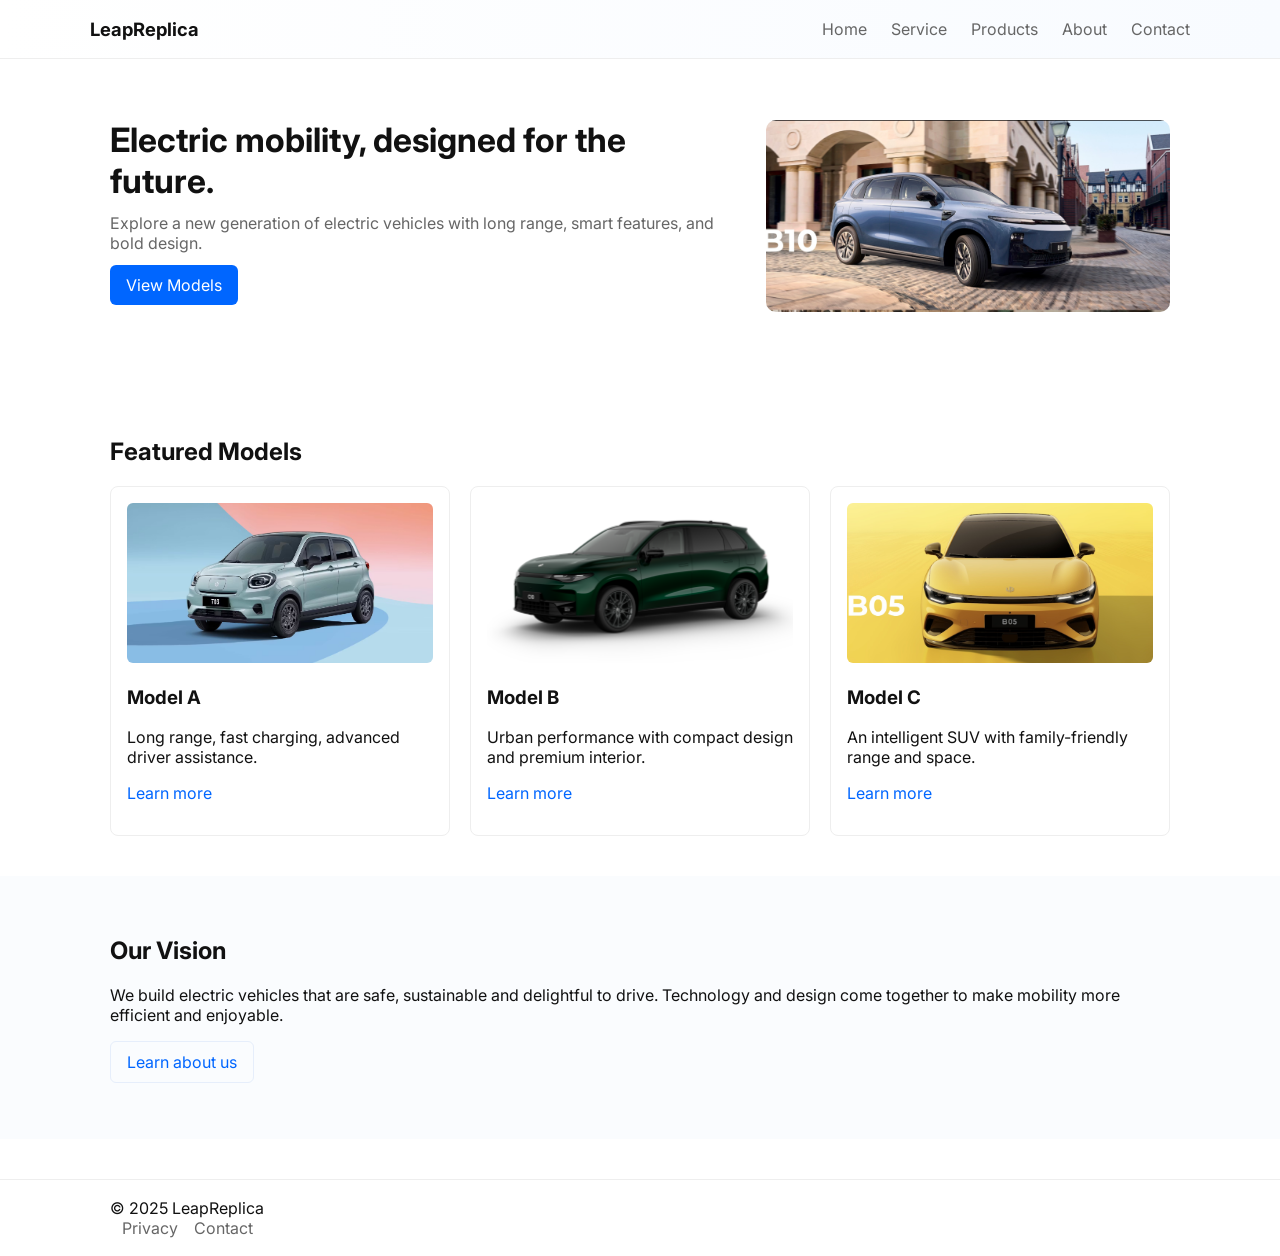
<file: index.html>
<!doctype html>
<html lang="en">
<head>
  <meta charset="utf-8" />
  <meta name="viewport" content="width=device-width,initial-scale=1,maximun-scale=1.0" />
  <title>LeapReplica - Electric Vehicles</title>
  <link rel="stylesheet" href="css/style.css" />
  <link rel="preconnect" href="https://fonts.googleapis.com">
  <link rel="preconnect" href="https://fonts.gstatic.com" crossorigin>
  <link href="https://fonts.googleapis.com/css2?family=Inter:wght@300;400;600;700&display=swap" rel="stylesheet">
</head>
<body>
  <header class="site-header">
    <div class="container header-inner">
      <a href="/" class="brand">LeapReplica</a>
      <nav class="site-nav" id="site-nav">
        <a href="index.html">Home</a>
        <a href="service.html">Service</a>
        <a href="products.html">Products</a>
        <a href="about.html">About</a>
        <a href="contact.html">Contact</a>
      </nav>
      <button class="nav-toggle" id="nav-toggle" aria-label="Toggle navigation">☰</button>
    </div>
  </header>
  <main>
    <section class="hero">
      <div class="container hero-inner">
        <div class="hero-copy">
          <h1>Electric mobility, designed for the future.</h1>
          <p>Explore a new generation of electric vehicles with long range, smart features, and bold design.</p>
          <p><a class="btn" href="products.html">View Models</a></p>
        </div>
        <div class="hero-media">
          <img src="assets/car-hero.jpg" alt="Electric car mockup">
        </div>
      </div>
    </section>
    <section class="highlights">
      <div class="container">
        <h2>Featured Models</h2>
        <div class="cards">
          <article class="card">
            <img src="assets/model-a.jpg" alt="Model A">
            <h3>Model A</h3>
            <p>Long range, fast charging, advanced driver assistance.</p>
            <p><a class="link" href="products.html">Learn more</a></p>
          </article>
          <article class="card">
            <img src="assets/model-b.jpg" alt="Model B">
            <h3>Model B</h3>
            <p>Urban performance with compact design and premium interior.</p>
            <p><a class="link" href="products.html">Learn more</a></p>
          </article>
          <article class="card">
            <img src="assets/model-c.jpg" alt="Model C">
            <h3>Model C</h3>
            <p>An intelligent SUV with family-friendly range and space.</p>
            <p><a class="link" href="products.html">Learn more</a></p>
          </article>
        </div>
      </div>
    </section>
    <section class="about-teaser">
      <div class="container">
        <h2>Our Vision</h2>
        <p>We build electric vehicles that are safe, sustainable and delightful to drive. Technology and design come
          together to make mobility more efficient and enjoyable.</p>
        <p><a class="btn ghost" href="about.html">Learn about us</a></p>
      </div>
    </section>
  </main>
  <footer class="site-footer">
    <div class="container">
      <div>© 2025 LeapReplica</div>
      <nav class="foot-nav">
        <a href="privacy.html">Privacy</a>
        <a href="contact.html">Contact</a>
      </nav>
    </div>
  </footer>
<script type="text/javascript">
/**
* Salesforce Embedded Messaging - Improved Implementation
* Fixes: Dynamic country settings, race conditions, performance optimizations
*/
// ======================== CONFIGURATION =========================
const ESW_CONFIG = {
  ORG_ID: '00DUA000003t2Uy',
  DEPLOYMENT_NAME: 'Leapmotor_Test',
  SITE_URL: 'https://leapmotor--uat.sandbox.my.site.com/ESWLeapmotorTest1765461060847',
  SCRT2_URL: 'https://leapmotor--uat.sandbox.my.salesforce-scrt.com',
COUNTRY_MAPPING: {
    'it': { name: 'Italy', language: 'it', code: 'it' },
    'es': { name: 'Spain', language: 'es', code: 'es' },
    'fr': { name: 'France', language: 'fr', code: 'fr' },
    'de': { name: 'Germany', language: 'de', code: 'de' },
    'at-de': { name: 'Austria', language: 'de', code: 'at' },
    'lu': { name: 'Luxembourg', language: 'fr', code: 'lu' },
    'nl': { name: 'Netherlands', language: 'nl_NL', code: 'nl' },
    'pl': { name: 'Poland', language: 'pl', code: 'pl' },
    'pt': { name: 'Portugal', language: 'pt_PT', code: 'pt' },
    'uk': { name: 'United Kingdom', language: 'en_US', code: 'uk' },
    'be-fr': { name: 'Belgium_FR', language: 'fr', code: 'be' },
    'be-nl': { name: 'Belgium_NL', language: 'nl_NL', code: 'be' }
  },
  DEFAULT_COUNTRY: 'uk'
};
function getCountryCodeFromPath() {
  const pathParts = window.location.pathname
    .split('/')
    .filter(function(part) { return part.length > 0; });
  return pathParts.length > 0 ? pathParts[0].toLowerCase() : ESW_CONFIG.DEFAULT_COUNTRY;
}
function getCountryInfo(countryCode) {
  return ESW_CONFIG.COUNTRY_MAPPING[countryCode] ||
         ESW_CONFIG.COUNTRY_MAPPING[ESW_CONFIG.DEFAULT_COUNTRY];
}
function initEmbeddedMessaging() {
  try {
    const countryCode = getCountryCodeFromPath();
    const countryInfo = getCountryInfo(countryCode);
    embeddedservice_bootstrap.settings.shouldOpenLinksInSameTab = true;
    embeddedservice_bootstrap.settings.language = countryInfo.language;
    window.addEventListener("onEmbeddedMessagingReady", function() {
      embeddedservice_bootstrap.prechatAPI.setHiddenPrechatFields({
        Country: countryInfo.name,
        Language: countryInfo.language,
        CountryCode: countryInfo.code
      });
    });
    embeddedservice_bootstrap.init(
      ESW_CONFIG.ORG_ID,
      ESW_CONFIG.DEPLOYMENT_NAME,
      ESW_CONFIG.SITE_URL,
      { scrt2URL: ESW_CONFIG.SCRT2_URL }
    );
  } catch (err) {
    console.error('[ESW] Error loading Embedded Messaging:', err);
  }
}
</script>
<!-- ======================== ADVANCED CONTROL ======================== -->
<script type="text/javascript">
(function () {
  'use strict';
  /* ====== Configuration ====== */
  const CONFIG = {
    NUDGE_DELAY_MS: 30000,
    DESKTOP_MIN_WIDTH: 1025,
    STATE_POLL_INTERVAL_MS: 1000,
    MIN_CHAT_HEIGHT: 150,
    MIN_CHAT_WIDTH: 200,
    RETRY_DELAYS: [80, 220, 500]
  };
  const MESSAGES = {
    es: { first: '¡Habla conmigo!', followup: '¡Sigue hablándome!' },
    it: { first: 'Parla con me!', followup: 'Continua a parlarmi!' },
    fr: { first: 'Parle-moi!', followup: 'Continue de me parler!' },
    de: { first: 'Sprich mit mir!', followup: 'Sprich weiter mit mir!' },
    at: { first: 'Sprich mit mir!', followup: 'Sprich weiter mit mir!' },
    lu: { first: 'Sprich mit mir!', followup: 'Continue à me parler!' },
    nl: { first: 'Praat met me!', followup: 'Blijf met me praten!'},
    pl: { first: 'Porozmawiaj ze mną!', followup: 'Kontynuuj rozmowę ze mną!'},
    pt: { first: 'Fala comigo!', followup: 'Continua a falar comigo!'},
    en: { first: 'Talk to me!', followup: 'Keep talking to me!' },
    uk: { first: 'Talk to me!', followup: 'Keep talking to me!' },
    us: { first: 'Talk to me!', followup: 'Keep talking to me!' },
    'be-fr': { first: 'Parle-moi!', followup: 'Continue de me parler!' },
    'be-nl': { first: 'Praat met me!', followup: 'Praat verder met me!' }
  };
  /* ====== State ====== */
  const state = {
    chatEverOpened: false,
    chatCurrentlyOpen: false,
    nudgeElement: null,
    nudgeBottomPosition: null,
    timers: { first: null, followup: null },
    observers: { launcher: null, body: null, fixedRoot: null, statePoller: null }
  };
  /* ====== Utility ====== */
  const isMobile = () => window.innerWidth < CONFIG.DESKTOP_MIN_WIDTH;
  function getCountryCode() { return getCountryCodeFromPath(); }
  function getLocalizedMessages() {
    const code = getCountryCode();
    return MESSAGES[code] || MESSAGES.en;
  }
  function clearTimer(timerName) {
    if (state.timers[timerName]) {
      clearTimeout(state.timers[timerName]);
      state.timers[timerName] = null;
    }
  }
  function clearAllTimers() { clearTimer('first'); clearTimer('followup'); }
  function disconnectObserver(observerName) {
    if (state.observers[observerName]) {
      state.observers[observerName].disconnect();
      state.observers[observerName] = null;
    }
  }
  /* ====== DOM Element Getters ====== */
  function getLauncherEl() {
    return (
      document.querySelector('.embeddedServiceLauncher') ||
      document.querySelector('.embeddedServiceSidebarButton') ||
      document.querySelector('[data-embedded-messaging-launcher]') ||
      document.querySelector('#embedded-messaging .embeddedMessagingIcon') ||
      document.querySelector('#embedded-messaging button') ||
      document.querySelector('button[class*="Launcher"], div[class*="Launcher"]')
    );
  }
  function getChatFrameEl() {
    return (
      document.querySelector('.embeddedMessagingFrame') ||
      document.querySelector('iframe[data-embedded-messaging-iframe]') ||
      document.querySelector('iframe[src*="embeddedmessaging"]') ||
      document.querySelector('iframe[id*="embeddedMessaging"]')
    );
  }
  function getFixedRootEl() {
    const frame = getChatFrameEl();
    if (!frame) return null;
    let el = frame;
    while (el && el !== document.body) {
      const cs = getComputedStyle(el);
      if (cs.position === 'fixed') return el;
      el = el.parentElement;
    }
    return document.querySelector('#embedded-messaging') || null;
  }
  function getHeaderEl() {
    const fromAttr = document.body?.getAttribute?.('data-esw-header');
    const candidates = (fromAttr ? fromAttr.split(',') : [])
      .map(s => s.trim())
      .filter(Boolean);
    const defaults = [
      'header.site-header', 'header.navbar', 'header#header', '#site-header',
      'header.header', 'header', '.topbar', '.navbar'
    ];
    for (const sel of [...candidates, ...defaults]) {
      const el = document.querySelector(sel);
      if (el) return el;
    }
    return null;
  }
  /* ====== CSS Vars: header height ====== */
  function updateHeaderHeightVar() {
    const header = getHeaderEl();
    const h = header
      ? Math.round(header.getBoundingClientRect().height || header.offsetHeight || 60)
      : 60;
    document.documentElement.style.setProperty('--site-header-height', h + 'px');
  }
  /* ============================================================
     FIX iOS 18: ANTI-OSCILLAZIONI (LOCK + HYSTERESIS) - TUO OK
     ============================================================ */
  let __vvRAF = 0;
  let __baselineH = null;
  let __keyboardOpen = false;
  let __lockedH = null;
  let __lastApplied = null;
  function __roundH(px) { return Math.round(px / 4) * 4; }
  function __getVVH() {
    const vv = window.visualViewport;
    const h = vv ? vv.height : window.innerHeight;
    return __roundH(h);
  }
  function __applyViewportVars(vvh) {
    document.documentElement.style.setProperty('--vvh', vvh + 'px');
    document.documentElement.style.setProperty('--vv-offset-top', '0px'); // offsetTop ignorato
  }
  function __applyOnce(vvh) {
    if (__lastApplied === vvh) return;
    __lastApplied = vvh;
    if (__vvRAF) cancelAnimationFrame(__vvRAF);
    __vvRAF = requestAnimationFrame(() => {
      __applyViewportVars(vvh);
      __vvRAF = 0;
    });
  }
  /* ============================================================
     NEW: SCROLL GUARD iOS 18 (blocca auto-scroll verso l'alto)
     ============================================================ */
  let __pageScrollY = 0;              // scroll pre-chat (per ripristino)
  let __guardAnchorWindowY = 0;       // con body fixed deve restare 0
  let __guardRAF = 0;
  let __guardUntil = 0;
  let __guardScrollApplying = false;
  function lockPageScrollPersistent() {
    if (!isMobile()) return;
    if (document.body.classList.contains('page-scroll-locked')) return;
    __pageScrollY = window.scrollY || window.pageYOffset || 0;
    document.body.classList.add('page-scroll-locked');
    document.body.style.top = `-${__pageScrollY}px`;
    // con body fixed la window scroll dovrebbe restare a 0
    __guardAnchorWindowY = 0;
    try { window.scrollTo(0, 0); } catch(e) {}
  }
  function unlockPageScrollPersistent() {
    if (!document.body.classList.contains('page-scroll-locked')) return;
    stopScrollGuard();
    document.body.classList.remove('page-scroll-locked');
    const y = __pageScrollY;
    document.body.style.top = '';
    window.scrollTo(0, y);
  }
  function startScrollGuard(ms = 1600) {
    if (!isMobile()) return;
    if (!document.body.classList.contains('esw-open')) return;
    // se non è ancora locked, lockalo (per sicurezza)
    lockPageScrollPersistent();
    __guardUntil = Date.now() + ms;
    if (__guardRAF) cancelAnimationFrame(__guardRAF);
    const tick = () => {
      if (!document.body.classList.contains('esw-open')) {
        __guardRAF = 0;
        return;
      }
      // Safari può provare a scrollare window anche con body fixed: riportiamo a 0
      const y = window.scrollY || window.pageYOffset || 0;
      if (y !== __guardAnchorWindowY) {
        __guardScrollApplying = true;
        window.scrollTo(0, __guardAnchorWindowY);
        document.documentElement.scrollTop = __guardAnchorWindowY;
        document.body.scrollTop = __guardAnchorWindowY;
        // ribadisce il top bloccato (se Safari prova a modificarlo indirettamente)
        document.body.style.top = `-${__pageScrollY}px`;
        __guardScrollApplying = false;
      }
      if (Date.now() < __guardUntil) {
        __guardRAF = requestAnimationFrame(tick);
      } else {
        __guardRAF = 0;
      }
    };
    __guardRAF = requestAnimationFrame(tick);
  }
  function stopScrollGuard() {
    if (__guardRAF) cancelAnimationFrame(__guardRAF);
    __guardRAF = 0;
    __guardUntil = 0;
  }
  // Se iOS prova comunque a scrollare, neutralizza subito (mentre chat open)
  window.addEventListener('scroll', () => {
    if (!isMobile()) return;
    if (!document.body.classList.contains('esw-open')) return;
    if (__guardScrollApplying) return;
    const y = window.scrollY || window.pageYOffset || 0;
    if (y !== __guardAnchorWindowY) {
      __guardScrollApplying = true;
      window.scrollTo(0, __guardAnchorWindowY);
      document.documentElement.scrollTop = __guardAnchorWindowY;
      document.body.scrollTop = __guardAnchorWindowY;
      document.body.style.top = `-${__pageScrollY}px`;
      __guardScrollApplying = false;
    }
  }, { passive: true });
  // best-effort: evita scroll restoration del browser
  try { if ('scrollRestoration' in history) history.scrollRestoration = 'manual'; } catch(e) {}
  /* ====== updateVisualViewportVars: aggiungo startScrollGuard quando la tastiera si apre ====== */
  function updateVisualViewportVars() {
    const h = __getVVH();
    if (__baselineH === null) {
      __baselineH = h;
      __applyOnce(h);
      return;
    }
    const OPEN_THRESHOLD = 160;
    const CLOSE_THRESHOLD = 90;
    const MIN_DELTA_APPLY = 16;
    // tastiera si apre
    if (!__keyboardOpen && (__baselineH - h) > OPEN_THRESHOLD) {
      __keyboardOpen = true;
      // ✅ NEW: quando la tastiera apre, iOS tenta auto-scroll → guardia
      startScrollGuard(1800);
      __lockedH = h;
      __applyOnce(__lockedH);
      return;
    }
    // tastiera aperta: LOCK
    if (__keyboardOpen) {
      if (h < (__lockedH - MIN_DELTA_APPLY)) {
        __lockedH = h;
        __applyOnce(__lockedH);
        return;
      }
      if (h >= (__baselineH - CLOSE_THRESHOLD)) {
        __keyboardOpen = false;
        __lockedH = null;
        __baselineH = h;
        __applyOnce(h);
        // possiamo fermare la guardia dopo poco (ma la pagina resta locked finché chat open)
        startScrollGuard(600);
        return;
      }
      return;
    }
    if (Math.abs(h - __baselineH) > MIN_DELTA_APPLY) {
      __baselineH = h;
      __applyOnce(h);
    }
  }
  function initMobileViewportTracking() {
    updateHeaderHeightVar();
    updateVisualViewportVars();
    const header = getHeaderEl();
    if (header && 'ResizeObserver' in window) {
      const ro = new ResizeObserver(() => updateHeaderHeightVar());
      ro.observe(header);
    }
    if (window.visualViewport) {
      window.visualViewport.addEventListener('resize', updateVisualViewportVars);
    }
    window.addEventListener('resize', () => {
      updateHeaderHeightVar();
      updateVisualViewportVars();
    });
    setTimeout(updateVisualViewportVars, 80);
    setTimeout(updateVisualViewportVars, 260);
  }
  /* ====== Style Locking ====== */
  function lockLauncherStyle() {
    const launcher = getLauncherEl();
    if (!launcher) return;
    const cs = getComputedStyle(document.documentElement);
    const bottom = cs.getPropertyValue('--chat-launcher-bottom').trim() || '60px';
    const right = cs.getPropertyValue('--chat-launcher-right').trim() || '30px';
    launcher.style.position = 'fixed';
    launcher.style.bottom = bottom;
    launcher.style.right = right;
    launcher.style.left = 'auto';
    launcher.style.top = 'auto';
    launcher.style.transform = 'none';
    launcher.style.transition = 'none';
    launcher.style.zIndex = '2147483647';
    updateNudgePosition();
  }
  function lockFixedRootStyle() {
    const root = getFixedRootEl();
    if (!root) return;
    if (!isMobile()) {
      const cs = getComputedStyle(document.documentElement);
      const gap = cs.getPropertyValue('--chat-frame-bottom-gap').trim() || '40px';
      const rightGap = cs.getPropertyValue('--chat-frame-right-gap').trim() || '30px';
      root.style.position = 'fixed';
      root.style.top = 'auto';
      root.style.left = 'auto';
      root.style.right = rightGap;
      root.style.bottom = gap;
      root.style.inset = 'auto ' + rightGap + ' ' + gap + ' auto';
      root.style.zIndex = '2147483645';
    }
  }
  function applyStylesWithRetry() {
    lockLauncherStyle();
    lockFixedRootStyle();
    CONFIG.RETRY_DELAYS.forEach(delay => {
      setTimeout(() => {
        lockLauncherStyle();
        lockFixedRootStyle();
      }, delay);
    });
  }
  /* ====== Observer Setup ====== */
  function observeDynamicElements() {
    disconnectObserver('launcher');
    const launcher = getLauncherEl();
    if (launcher) {
      state.observers.launcher = new MutationObserver(() => lockLauncherStyle());
      state.observers.launcher.observe(launcher, {
        attributes: true,
        attributeFilter: ['style', 'class', 'aria-expanded', 'aria-pressed']
      });
      // 1+2: lock + guard subito al click
      launcher.addEventListener('click', () => {
        lockPageScrollPersistent();
        startScrollGuard(1600);
        setTimeout(evaluateAndApplyOpenState, 350);
      }, { capture: true, once: false });
    }
    disconnectObserver('fixedRoot');
    const root = getFixedRootEl();
    if (root) {
      state.observers.fixedRoot = new MutationObserver(() => lockFixedRootStyle());
      state.observers.fixedRoot.observe(root, {
        attributes: true,
        attributeFilter: ['style', 'class']
      });
    }
    if (!state.observers.body) {
      state.observers.body = new MutationObserver(() => {
        lockLauncherStyle();
        lockFixedRootStyle();
      });
      state.observers.body.observe(document.body, {
        childList: true,
        subtree: true
      });
    }
  }
  /* ====== Nudge ====== */
  function showNudge(message) {
    if (state.nudgeElement) return;
    state.nudgeElement = document.createElement('div');
    state.nudgeElement.className = 'chat-nudge';
    state.nudgeElement.textContent = message;
    const closeBtn = document.createElement('span');
    closeBtn.className = 'close-btn';
    closeBtn.textContent = '×';
    closeBtn.onclick = function (e) {
      e.stopPropagation();
      removeNudge();
    };
    state.nudgeElement.appendChild(closeBtn);
    state.nudgeElement.onclick = function () {
      lockPageScrollPersistent();
      startScrollGuard(1600);
      window.embeddedservice_bootstrap?.open?.();
      removeNudge();
    };
    document.body.appendChild(state.nudgeElement);
    if (!isMobile()) {
      if (state.nudgeBottomPosition === null) {
        const launcher = getLauncherEl();
        if (launcher) {
          const rect = launcher.getBoundingClientRect();
          const bottom = Math.max(0, window.innerHeight - rect.top + 20);
          const maxBottom = window.innerHeight - 50;
          const minBottom = 20;
          state.nudgeBottomPosition = Math.min(Math.max(bottom, minBottom), maxBottom);
        }
      }
      state.nudgeElement.style.bottom = state.nudgeBottomPosition + 'px';
    }
  }
  function removeNudge() {
    if (state.nudgeElement) {
      state.nudgeElement.remove();
      state.nudgeElement = null;
    }
  }
  function updateNudgePosition() {
    if (isMobile() || !state.nudgeElement) return;
    const launcher = getLauncherEl();
    if (launcher) {
      if (state.nudgeBottomPosition === null) {
        const rect = launcher.getBoundingClientRect();
        const bottom = Math.max(0, window.innerHeight - rect.top + 20);
        const maxBottom = window.innerHeight - 50;
        const minBottom = 20;
        state.nudgeBottomPosition = Math.min(Math.max(bottom, minBottom), maxBottom);
      }
      state.nudgeElement.style.bottom = state.nudgeBottomPosition + 'px';
    }
  }
  /* ====== State Detection ====== */
  function isOpenState() {
    const frame = getChatFrameEl();
    const root = getFixedRootEl();
    if (!frame || !root) return false;
    const fs = getComputedStyle(frame);
    const fr = frame.getBoundingClientRect();
    const rr = root.getBoundingClientRect();
    const frameVisible =
      fs.display !== 'none' &&
      fs.visibility !== 'hidden' &&
      fr.height > CONFIG.MIN_CHAT_HEIGHT &&
      fr.width > CONFIG.MIN_CHAT_WIDTH;
    const rootLarge = rr.height > CONFIG.MIN_CHAT_HEIGHT;
    return frameVisible && rootLarge;
  }
  function evaluateAndApplyOpenState() {
    const nowOpen = isOpenState();
    const wasOpen = state.chatCurrentlyOpen;
    if (nowOpen === wasOpen) return;
    if (wasOpen && !nowOpen) {
      state.chatCurrentlyOpen = false;
      document.body.classList.remove('esw-open');
      unlockPageScrollPersistent();
      /*if (state.chatEverOpened) {
        clearTimer('followup');
        const messages = getLocalizedMessages();
        state.timers.followup = setTimeout(() => {
          if (!isOpenState()) showNudge(messages.followup);
        }, CONFIG.NUDGE_DELAY_MS);
      }*/
    }
    if (!wasOpen && nowOpen) {
      state.chatCurrentlyOpen = true;
      state.chatEverOpened = true;
      document.body.classList.add('esw-open');
      lockPageScrollPersistent();
      startScrollGuard(1600);
      removeNudge();
      clearAllTimers();
    }
  }
  function startStatePolling() {
    if (state.observers.statePoller) clearInterval(state.observers.statePoller);
    state.chatCurrentlyOpen = isOpenState();
    state.observers.statePoller = setInterval(
      evaluateAndApplyOpenState,
      CONFIG.STATE_POLL_INTERVAL_MS
    );
  }
  /* ====== Resize ====== */
  function handleResize() {
    updateHeaderHeightVar();
    updateNudgePosition();
    if (isMobile() && isOpenState()) return;
    setTimeout(() => {
      lockLauncherStyle();
      lockFixedRootStyle();
    }, 50);
  }
  /* ====== Salesforce Events ====== */
  window.addEventListener('onEmbeddedMessagingReady', function () {
    document.body.classList.add('chat-launcher-fixed');
    updateHeaderHeightVar();
    applyStylesWithRetry();
    observeDynamicElements();
    startStatePolling();
    initMobileViewportTracking();
    window.addEventListener('resize', handleResize);
    clearTimer('first');
    const messages = getLocalizedMessages();
    state.timers.first = setTimeout(() => {
      if (!state.chatEverOpened && !isOpenState()) showNudge(messages.first);
    }, CONFIG.NUDGE_DELAY_MS);
  });
  window.addEventListener('onEmbeddedMessagingButtonClicked', function () {
    lockPageScrollPersistent();
    startScrollGuard(1600);
    setTimeout(evaluateAndApplyOpenState, 250);
  });
  window.addEventListener('onEmbeddedMessagingWindowOpened', function () {
    state.chatCurrentlyOpen = true;
    //state.chatEverOpened = true;
    document.body.classList.add('esw-open');
    lockPageScrollPersistent();
    startScrollGuard(1600);
    removeNudge();
    clearAllTimers();
    setTimeout(applyStylesWithRetry, 50);
    setTimeout(updateVisualViewportVars, 50);
    setTimeout(updateVisualViewportVars, 250);
  });
  window.addEventListener('onEmbeddedMessagingWindowMinimized', function () {
    state.chatCurrentlyOpen = false;
    document.body.classList.remove('esw-open');
	stopScrollGuard(); 
    unlockPageScrollPersistent();
    setTimeout(applyStylesWithRetry, 50);
    if (state.chatEverOpened) {
      clearTimer('followup');
      const messages = getLocalizedMessages();
      state.timers.followup = setTimeout(() => {
        if (!isOpenState()) showNudge(messages.followup);
      }, CONFIG.NUDGE_DELAY_MS);
    }
  });
  window.addEventListener('onEmbeddedMessagingWindowClosed', function () {
    state.chatCurrentlyOpen = false;
    document.body.classList.remove('esw-open');
    unlockPageScrollPersistent();
    setTimeout(applyStylesWithRetry, 50);
  });
})();
</script>
<!-- ======================== CUSTOM STYLES ======================== -->
<style>
:root {
  /* Increase this value to move the button up (e.g., from 60px to 90px) */
  --chat-launcher-bottom: 120px; 
  
  --chat-launcher-right: 30px;
  --chat-nudge-offset: 70px;
  --chat-header-height: 60px;
  --site-header-height: 60px;
  --vvh: 100dvh;
  --vv-offset-top: 0px;
  --chat-frame-bottom-gap: 90px;
  --chat-frame-right-gap: 60px;
}

/* ======= DESKTOP (UNCHANGED) ======= */
@media (min-width: 1025px) {
  .embeddedMessagingFrame {
    border-radius: 16px !important;
    overflow: hidden !important;
    z-index: 2147483645 !important;
  }
  .embeddedMessagingHeader {
    border-top-left-radius: 16px !important;
    border-top-right-radius: 16px !important;
  }
  .embeddedMessagingConversation {
    border-bottom-left-radius: 16px !important;
    border-bottom-right-radius: 16px !important;
  }
}
/* ======= LAUNCHER FIXED ======= */
.chat-launcher-fixed .embeddedServiceLauncher,
.chat-launcher-fixed .embeddedServiceSidebarButton,
.chat-launcher-fixed #embedded-messaging .embeddedMessagingIcon,
.chat-launcher-fixed button[class*="Launcher"],
.chat-launcher-fixed div[class*="Launcher"] {
  position: fixed !important;
  bottom: var(--chat-launcher-bottom) !important;
  right: var(--chat-launcher-right) !important;
  left: auto !important;
  top: auto !important;
  transform: none !important;
  z-index: 2147483647 !important;
}
/* ======= NUDGE ======= */
.chat-nudge {
  position: fixed;
  bottom: calc(var(--chat-launcher-bottom) + var(--chat-nudge-offset));
  right: var(--chat-launcher-right);
  background: #ffffff;
  color: #000;
  padding: 10px 20px 10px 12px;
  border-radius: 12px;
  box-shadow: 0 6px 20px rgba(0, 0, 0, 0.15);
  font-size: 14px;
  font-weight: 500;
  z-index: 2147483646;
  cursor: pointer;
  animation: bounce 5s ease-out;
}
@keyframes bounce {
  0% { transform: translateY(0); }
  20% { transform: translateY(-6px); }
  40% { transform: translateY(0); }
  60% { transform: translateY(-3px); }
  80% { transform: translateY(0); }
  100% { transform: translateY(0); }
}
.chat-nudge .close-btn {
  position: absolute;
  top: 4px;
  right: 6px;
  font-weight: bold;
  font-size: 14px;
  color: #666;
  cursor: pointer;
  margin-left: 8px;
}
.chat-nudge .close-btn:hover { color: #000; }
/* ======= MOBILE (FIX) — iPhone Safari keyboard-safe under fixed header ======= */
@media (max-width: 1024px) {
  body.esw-open {
    position: relative !important;
    overflow: hidden !important;
    width: 100% !important;
    overscroll-behavior: none;
  }
  /* NEW: lock pagina (modal) */
  body.page-scroll-locked {
    position: fixed !important;
    left: 0 !important;
    right: 0 !important;
    width: 100% !important;
    overflow: hidden !important;
    overscroll-behavior: none !important;
    touch-action: none !important;
  }
  .esw-open #embedded-messaging {
    position: fixed !important;
    left: 0 !important;
    right: 0 !important;
    top: calc(var(--site-header-height, 60px) + var(--vv-offset-top, 0px)) !important;
    height: calc(var(--vvh, 100dvh) - var(--site-header-height, 60px) - var(--vv-offset-top, 0px)) !important;
    max-height: calc(var(--vvh, 100dvh) - var(--site-header-height, 60px) - var(--vv-offset-top, 0px)) !important;
    width: 100vw !important;
    max-width: none !important;
    margin: 0 !important;
    z-index: 2147483646 !important;
  }
  .esw-open iframe[data-embedded-messaging-iframe],
  .esw-open .embeddedMessagingFrame {
    position: fixed !important;
    left: 0 !important;
    right: 0 !important;
    top: calc(var(--site-header-height, 60px) + var(--vv-offset-top, 0px)) !important;
    height: calc(var(--vvh, 100dvh) - var(--site-header-height, 60px) - var(--vv-offset-top, 0px)) !important;
    max-height: calc(var(--vvh, 100dvh) - var(--site-header-height, 60px) - var(--vv-offset-top, 0px)) !important;
    width: 100vw !important;
    max-width: none !important;
    margin: 0 !important;
    border-radius: 0 !important; /* rettangolare */
    z-index: 2147483646 !important;
  }
  .esw-open .embeddedMessagingWindow,
  .esw-open .embeddedMessagingFrameContainer,
  .esw-open .embeddedMessagingConversation,
  .esw-open .embeddedMessagingConversationContainer,
  .esw-open .embeddedMessagingConversationBody {
    width: 100% !important;
    max-width: none !important;
    left: 0 !important;
    right: 0 !important;
    margin: 0 !important;
    transform: none !important;
  }
  .esw-open .embeddedMessagingHeader {
    position: sticky !important;
    top: 0 !important;
    z-index: 10 !important;
  }
  .esw-open .embeddedMessagingConversation {
    display: flex !important;
    flex-direction: column !important;
    height: 100% !important;
  }
  .esw-open .embeddedMessagingConversationBody {
    flex: 1 1 auto !important;
    overflow-y: auto !important;
    -webkit-overflow-scrolling: touch;
    overflow-anchor: none !important;
  }
  .esw-open .embeddedMessagingInputContainer {
    flex-shrink: 0 !important;
  }
  html, body {
    width: 100% !important;
    max-width: 100% !important;
    overflow-x: hidden !important;
  }
  body.esw-open {
    overflow-x: hidden !important;
  }
}
</style>
<!-- ======================== LOAD SCRIPT ======================== -->
<script type='text/javascript' src='https://leapmotor--uat.sandbox.my.site.com/ESWLeapmotorTest1765461060847/assets/js/bootstrap.min.js' onload='initEmbeddedMessaging()'></script>
</body>
</html>
</file>
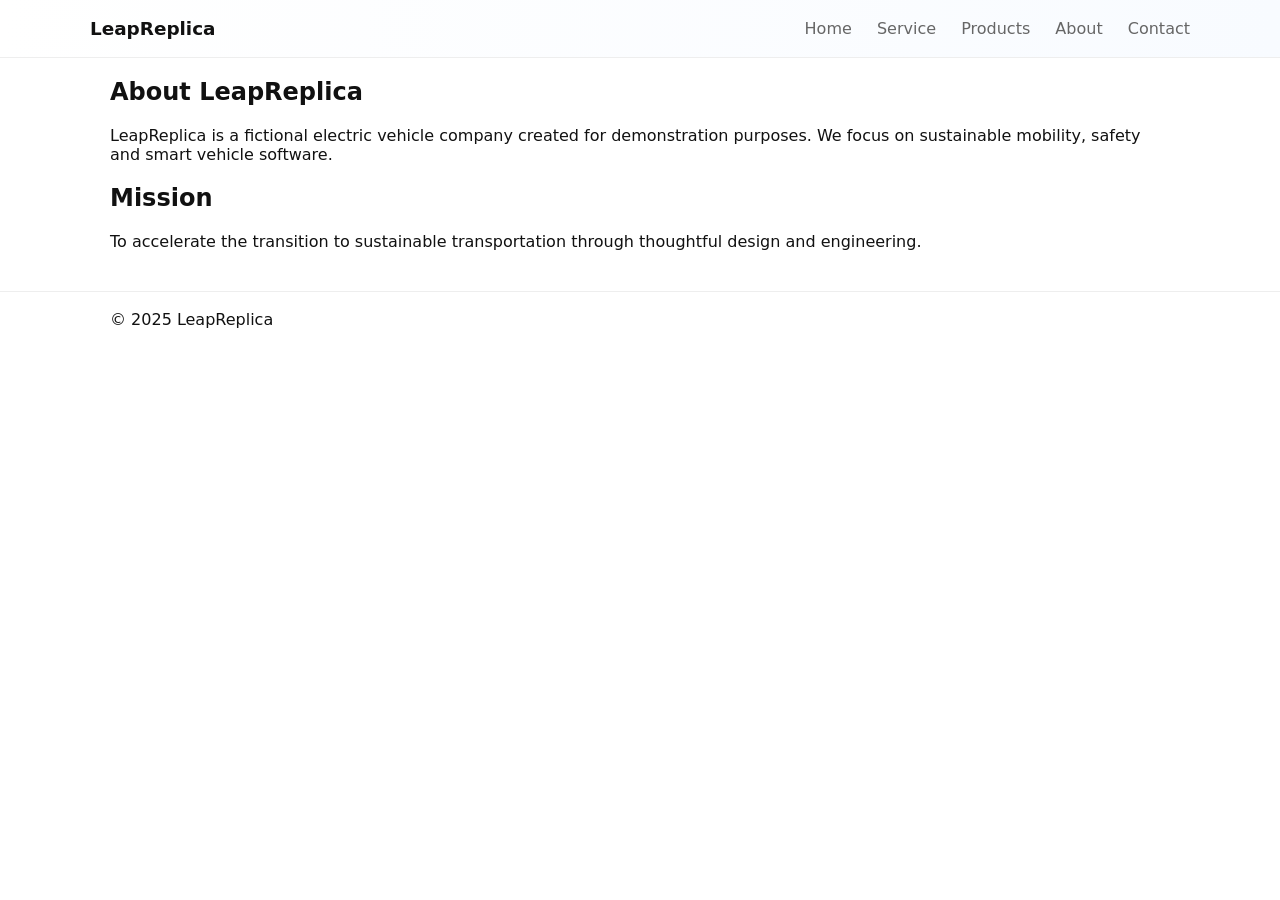
<file: about.html>
<!doctype html>
<html lang="en">
<head>
  <meta charset="utf-8" />
  <meta name="viewport" content="width=device-width,initial-scale=1" />
  <title>About - LeapReplica</title>
  <link rel="stylesheet" href="css/style.css" />
</head>
<body>
  <header class="site-header">
    <div class="container header-inner">
      <a href="index.html" class="brand">LeapReplica</a>
      <nav class="site-nav" id="site-nav">
        <a href="index.html">Home</a>
        <a href="service.html">Service</a>
        <a href="products.html">Products</a>
        <a href="about.html">About</a>
        <a href="contact.html">Contact</a>
      </nav>
      <button class="nav-toggle" aria-label="Toggle navigation">☰</button>
    </div>
  </header>

  <main>
    <section class="container">
      <h1>About LeapReplica</h1>
      <p>LeapReplica is a fictional electric vehicle company created for demonstration purposes. We focus on sustainable mobility, safety and smart vehicle software.</p>
      <h2>Mission</h2>
      <p>To accelerate the transition to sustainable transportation through thoughtful design and engineering.</p>
    </section>
  </main>

  <footer class="site-footer">
    <div class="container">© 2025 LeapReplica</div>
  </footer>

  <script src="js/main.js"></script>
 <script type="text/javascript">
/**
* Salesforce Embedded Messaging - Improved Implementation
* Fixes: Dynamic country settings, race conditions, performance optimizations
*/
// ======================== CONFIGURATION =========================
const ESW_CONFIG = {
  ORG_ID: '00Dbl000003uCem',
  DEPLOYMENT_NAME: 'Leapmotor_Test',
  SITE_URL: 'https://leapmotor.my.site.com/ESWLeapmotorTest1765461060847',
  SCRT2_URL: 'https://leapmotor.my.salesforce-scrt.com',
COUNTRY_MAPPING: {
    'it': { name: 'Italy', language: 'it', code: 'it' },
    'es': { name: 'Spain', language: 'es', code: 'es' },
    'fr': { name: 'France', language: 'fr', code: 'fr' },
    'de': { name: 'Germany', language: 'de', code: 'de' },
    'at': { name: 'Austria', language: 'de', code: 'at' },
    'lu': { name: 'Luxembourg', language: 'fr', code: 'lu' },
    'nl': { name: 'Netherlands', language: 'nl_NL', code: 'nl' },
    'pl': { name: 'Poland', language: 'pl', code: 'pl' },
    'pt': { name: 'Portugal', language: 'pt_PT', code: 'pt' },
    'uk': { name: 'United Kingdom', language: 'en_US', code: 'uk' },
    'be-fr': { name: 'Belgium_FR', language: 'fr', code: 'be' },
    'be-nl': { name: 'Belgium_NL', language: 'nl_NL', code: 'be' }
  },
  DEFAULT_COUNTRY: 'uk'
};
function getCountryCodeFromPath() {
  const pathParts = window.location.pathname
    .split('/')
    .filter(function(part) { return part.length > 0; });
  return pathParts.length > 0 ? pathParts[0].toLowerCase() : ESW_CONFIG.DEFAULT_COUNTRY;
}
function getCountryInfo(countryCode) {
  return ESW_CONFIG.COUNTRY_MAPPING[countryCode] ||
         ESW_CONFIG.COUNTRY_MAPPING[ESW_CONFIG.DEFAULT_COUNTRY];
}
function initEmbeddedMessaging() {
  try {
    const countryCode = getCountryCodeFromPath();
    const countryInfo = getCountryInfo(countryCode);
    embeddedservice_bootstrap.settings.shouldOpenLinksInSameTab = true;
    embeddedservice_bootstrap.settings.language = countryInfo.language;
    window.addEventListener("onEmbeddedMessagingReady", function() {
      embeddedservice_bootstrap.prechatAPI.setHiddenPrechatFields({
        Country: countryInfo.name,
        Language: countryInfo.language,
        CountryCode: countryInfo.code
      });
    });
    embeddedservice_bootstrap.init(
      ESW_CONFIG.ORG_ID,
      ESW_CONFIG.DEPLOYMENT_NAME,
      ESW_CONFIG.SITE_URL,
      { scrt2URL: ESW_CONFIG.SCRT2_URL }
    );
  } catch (err) {
    console.error('[ESW] Error loading Embedded Messaging:', err);
  }
}
</script>
<!-- ======================== ADVANCED CONTROL ======================== -->
<script type="text/javascript">
(function () {
  'use strict';
  /* ====== Configuration ====== */
  const CONFIG = {
    NUDGE_DELAY_MS: 30000,
    DESKTOP_MIN_WIDTH: 1025,
    STATE_POLL_INTERVAL_MS: 1000,
    MIN_CHAT_HEIGHT: 150,
    MIN_CHAT_WIDTH: 200,
    RETRY_DELAYS: [80, 220, 500]
  };
  const MESSAGES = {
    es: { first: '¡Habla conmigo!', followup: '¡Sigue hablándome!' },
    it: { first: 'Parlami!', followup: 'Continua a parlarmi!' },
    fr: { first: 'Parle-moi!', followup: 'Continue de me parler!' },
    de: { first: 'Sprich mit mir!', followup: 'Sprich weiter mit mir!' },
    at: { first: 'Sprich mit mir!', followup: 'Sprich weiter mit mir!' },
    lu: { first: 'Sprich mit mir!', followup: 'Continue à me parler!' },
    nl: { first: 'Praat met me!', followup: 'Blijf met me praten!'},
    pl: { first: 'Porozmawiaj ze mną!', followup: 'Kontynuuj rozmowę ze mną!'},
    pt: { first: 'Fala comigo!', followup: 'Continua a falar comigo!'},
    en: { first: 'Talk to me!', followup: 'Keep talking to me!' },
    uk: { first: 'Talk to me!', followup: 'Keep talking to me!' },
    us: { first: 'Talk to me!', followup: 'Keep talking to me!' },
    'be-fr': { first: 'Parle-moi!', followup: 'Continue de me parler!' },
    'be-nl': { first: 'Praat met me!', followup: 'Praat verder met me!' }
  };
  /* ====== State ====== */
  const state = {
    chatEverOpened: false,
    chatCurrentlyOpen: false,
    nudgeElement: null,
    nudgeBottomPosition: null,
    timers: { first: null, followup: null },
    observers: { launcher: null, body: null, fixedRoot: null, statePoller: null }
  };
  /* ====== Utility ====== */
  const isMobile = () => window.innerWidth < CONFIG.DESKTOP_MIN_WIDTH;
  function getCountryCode() { return getCountryCodeFromPath(); }
  function getLocalizedMessages() {
    const code = getCountryCode();
    return MESSAGES[code] || MESSAGES.en;
  }
  function clearTimer(timerName) {
    if (state.timers[timerName]) {
      clearTimeout(state.timers[timerName]);
      state.timers[timerName] = null;
    }
  }
  function clearAllTimers() { clearTimer('first'); clearTimer('followup'); }
  function disconnectObserver(observerName) {
    if (state.observers[observerName]) {
      state.observers[observerName].disconnect();
      state.observers[observerName] = null;
    }
  }
  /* ====== DOM Element Getters ====== */
  function getLauncherEl() {
    return (
      document.querySelector('.embeddedServiceLauncher') ||
      document.querySelector('.embeddedServiceSidebarButton') ||
      document.querySelector('[data-embedded-messaging-launcher]') ||
      document.querySelector('#embedded-messaging .embeddedMessagingIcon') ||
      document.querySelector('#embedded-messaging button') ||
      document.querySelector('button[class*="Launcher"], div[class*="Launcher"]')
    );
  }
  function getChatFrameEl() {
    return (
      document.querySelector('.embeddedMessagingFrame') ||
      document.querySelector('iframe[data-embedded-messaging-iframe]') ||
      document.querySelector('iframe[src*="embeddedmessaging"]') ||
      document.querySelector('iframe[id*="embeddedMessaging"]')
    );
  }
  function getFixedRootEl() {
    const frame = getChatFrameEl();
    if (!frame) return null;
    let el = frame;
    while (el && el !== document.body) {
      const cs = getComputedStyle(el);
      if (cs.position === 'fixed') return el;
      el = el.parentElement;
    }
    return document.querySelector('#embedded-messaging') || null;
  }
  function getHeaderEl() {
    const fromAttr = document.body?.getAttribute?.('data-esw-header');
    const candidates = (fromAttr ? fromAttr.split(',') : [])
      .map(s => s.trim())
      .filter(Boolean);
    const defaults = [
      'header.site-header', 'header.navbar', 'header#header', '#site-header',
      'header.header', 'header', '.topbar', '.navbar'
    ];
    for (const sel of [...candidates, ...defaults]) {
      const el = document.querySelector(sel);
      if (el) return el;
    }
    return null;
  }
  /* ====== CSS Vars: header height ====== */
  function updateHeaderHeightVar() {
    const header = getHeaderEl();
    const h = header
      ? Math.round(header.getBoundingClientRect().height || header.offsetHeight || 60)
      : 60;
    document.documentElement.style.setProperty('--site-header-height', h + 'px');
  }
  /* ============================================================
     FIX iOS 18: ANTI-OSCILLAZIONI (LOCK + HYSTERESIS) - TUO OK
     ============================================================ */
  let __vvRAF = 0;
  let __baselineH = null;
  let __keyboardOpen = false;
  let __lockedH = null;
  let __lastApplied = null;
  function __roundH(px) { return Math.round(px / 4) * 4; }
  function __getVVH() {
    const vv = window.visualViewport;
    const h = vv ? vv.height : window.innerHeight;
    return __roundH(h);
  }
  function __applyViewportVars(vvh) {
    document.documentElement.style.setProperty('--vvh', vvh + 'px');
    document.documentElement.style.setProperty('--vv-offset-top', '0px'); // offsetTop ignorato
  }
  function __applyOnce(vvh) {
    if (__lastApplied === vvh) return;
    __lastApplied = vvh;
    if (__vvRAF) cancelAnimationFrame(__vvRAF);
    __vvRAF = requestAnimationFrame(() => {
      __applyViewportVars(vvh);
      __vvRAF = 0;
    });
  }
  /* ============================================================
     NEW: SCROLL GUARD iOS 18 (blocca auto-scroll verso l'alto)
     ============================================================ */
  let __pageScrollY = 0;              // scroll pre-chat (per ripristino)
  let __guardAnchorWindowY = 0;       // con body fixed deve restare 0
  let __guardRAF = 0;
  let __guardUntil = 0;
  let __guardScrollApplying = false;
  function lockPageScrollPersistent() {
    if (!isMobile()) return;
    if (document.body.classList.contains('page-scroll-locked')) return;
    __pageScrollY = window.scrollY || window.pageYOffset || 0;
    document.body.classList.add('page-scroll-locked');
    document.body.style.top = `-${__pageScrollY}px`;
    // con body fixed la window scroll dovrebbe restare a 0
    __guardAnchorWindowY = 0;
    try { window.scrollTo(0, 0); } catch(e) {}
  }
  function unlockPageScrollPersistent() {
    if (!document.body.classList.contains('page-scroll-locked')) return;
    stopScrollGuard();
    document.body.classList.remove('page-scroll-locked');
    const y = __pageScrollY;
    document.body.style.top = '';
    window.scrollTo(0, y);
  }
  function startScrollGuard(ms = 1600) {
    if (!isMobile()) return;
    if (!document.body.classList.contains('esw-open')) return;
    // se non è ancora locked, lockalo (per sicurezza)
    lockPageScrollPersistent();
    __guardUntil = Date.now() + ms;
    if (__guardRAF) cancelAnimationFrame(__guardRAF);
    const tick = () => {
      if (!document.body.classList.contains('esw-open')) {
        __guardRAF = 0;
        return;
      }
      // Safari può provare a scrollare window anche con body fixed: riportiamo a 0
      const y = window.scrollY || window.pageYOffset || 0;
      if (y !== __guardAnchorWindowY) {
        __guardScrollApplying = true;
        window.scrollTo(0, __guardAnchorWindowY);
        document.documentElement.scrollTop = __guardAnchorWindowY;
        document.body.scrollTop = __guardAnchorWindowY;
        // ribadisce il top bloccato (se Safari prova a modificarlo indirettamente)
        document.body.style.top = `-${__pageScrollY}px`;
        __guardScrollApplying = false;
      }
      if (Date.now() < __guardUntil) {
        __guardRAF = requestAnimationFrame(tick);
      } else {
        __guardRAF = 0;
      }
    };
    __guardRAF = requestAnimationFrame(tick);
  }
  function stopScrollGuard() {
    if (__guardRAF) cancelAnimationFrame(__guardRAF);
    __guardRAF = 0;
    __guardUntil = 0;
  }
  // Se iOS prova comunque a scrollare, neutralizza subito (mentre chat open)
  window.addEventListener('scroll', () => {
    if (!isMobile()) return;
    if (!document.body.classList.contains('esw-open')) return;
    if (__guardScrollApplying) return;
    const y = window.scrollY || window.pageYOffset || 0;
    if (y !== __guardAnchorWindowY) {
      __guardScrollApplying = true;
      window.scrollTo(0, __guardAnchorWindowY);
      document.documentElement.scrollTop = __guardAnchorWindowY;
      document.body.scrollTop = __guardAnchorWindowY;
      document.body.style.top = `-${__pageScrollY}px`;
      __guardScrollApplying = false;
    }
  }, { passive: true });
  // best-effort: evita scroll restoration del browser
  try { if ('scrollRestoration' in history) history.scrollRestoration = 'manual'; } catch(e) {}
  /* ====== updateVisualViewportVars: aggiungo startScrollGuard quando la tastiera si apre ====== */
  function updateVisualViewportVars() {
    const h = __getVVH();
    if (__baselineH === null) {
      __baselineH = h;
      __applyOnce(h);
      return;
    }
    const OPEN_THRESHOLD = 160;
    const CLOSE_THRESHOLD = 90;
    const MIN_DELTA_APPLY = 16;
    // tastiera si apre
    if (!__keyboardOpen && (__baselineH - h) > OPEN_THRESHOLD) {
      __keyboardOpen = true;
      // ✅ NEW: quando la tastiera apre, iOS tenta auto-scroll → guardia
      startScrollGuard(1800);
      __lockedH = h;
      __applyOnce(__lockedH);
      return;
    }
    // tastiera aperta: LOCK
    if (__keyboardOpen) {
      if (h < (__lockedH - MIN_DELTA_APPLY)) {
        __lockedH = h;
        __applyOnce(__lockedH);
        return;
      }
      if (h >= (__baselineH - CLOSE_THRESHOLD)) {
        __keyboardOpen = false;
        __lockedH = null;
        __baselineH = h;
        __applyOnce(h);
        // possiamo fermare la guardia dopo poco (ma la pagina resta locked finché chat open)
        startScrollGuard(600);
        return;
      }
      return;
    }
    if (Math.abs(h - __baselineH) > MIN_DELTA_APPLY) {
      __baselineH = h;
      __applyOnce(h);
    }
  }
  function initMobileViewportTracking() {
    updateHeaderHeightVar();
    updateVisualViewportVars();
    const header = getHeaderEl();
    if (header && 'ResizeObserver' in window) {
      const ro = new ResizeObserver(() => updateHeaderHeightVar());
      ro.observe(header);
    }
    if (window.visualViewport) {
      window.visualViewport.addEventListener('resize', updateVisualViewportVars);
    }
    window.addEventListener('resize', () => {
      updateHeaderHeightVar();
      updateVisualViewportVars();
    });
    setTimeout(updateVisualViewportVars, 80);
    setTimeout(updateVisualViewportVars, 260);
  }
  /* ====== Style Locking ====== */
  function lockLauncherStyle() {
    const launcher = getLauncherEl();
    if (!launcher) return;
    const cs = getComputedStyle(document.documentElement);
    const bottom = cs.getPropertyValue('--chat-launcher-bottom').trim() || '60px';
    const right = cs.getPropertyValue('--chat-launcher-right').trim() || '30px';
    launcher.style.position = 'fixed';
    launcher.style.bottom = bottom;
    launcher.style.right = right;
    launcher.style.left = 'auto';
    launcher.style.top = 'auto';
    launcher.style.transform = 'none';
    launcher.style.transition = 'none';
    launcher.style.zIndex = '2147483647';
    updateNudgePosition();
  }
  function lockFixedRootStyle() {
    const root = getFixedRootEl();
    if (!root) return;
    if (!isMobile()) {
      const cs = getComputedStyle(document.documentElement);
      const gap = cs.getPropertyValue('--chat-frame-bottom-gap').trim() || '40px';
      const rightGap = cs.getPropertyValue('--chat-frame-right-gap').trim() || '30px';
      root.style.position = 'fixed';
      root.style.top = 'auto';
      root.style.left = 'auto';
      root.style.right = rightGap;
      root.style.bottom = gap;
      root.style.inset = 'auto ' + rightGap + ' ' + gap + ' auto';
      root.style.zIndex = '2147483645';
    }
  }
  function applyStylesWithRetry() {
    lockLauncherStyle();
    lockFixedRootStyle();
    CONFIG.RETRY_DELAYS.forEach(delay => {
      setTimeout(() => {
        lockLauncherStyle();
        lockFixedRootStyle();
      }, delay);
    });
  }
  /* ====== Observer Setup ====== */
  function observeDynamicElements() {
    disconnectObserver('launcher');
    const launcher = getLauncherEl();
    if (launcher) {
      state.observers.launcher = new MutationObserver(() => lockLauncherStyle());
      state.observers.launcher.observe(launcher, {
        attributes: true,
        attributeFilter: ['style', 'class', 'aria-expanded', 'aria-pressed']
      });
      // 1+2: lock + guard subito al click
      launcher.addEventListener('click', () => {
        lockPageScrollPersistent();
        startScrollGuard(1600);
        setTimeout(evaluateAndApplyOpenState, 350);
      }, { capture: true, once: false });
    }
    disconnectObserver('fixedRoot');
    const root = getFixedRootEl();
    if (root) {
      state.observers.fixedRoot = new MutationObserver(() => lockFixedRootStyle());
      state.observers.fixedRoot.observe(root, {
        attributes: true,
        attributeFilter: ['style', 'class']
      });
    }
    if (!state.observers.body) {
      state.observers.body = new MutationObserver(() => {
        lockLauncherStyle();
        lockFixedRootStyle();
      });
      state.observers.body.observe(document.body, {
        childList: true,
        subtree: true
      });
    }
  }
  /* ====== Nudge ====== */
  function showNudge(message) {
    if (state.nudgeElement) return;
    state.nudgeElement = document.createElement('div');
    state.nudgeElement.className = 'chat-nudge';
    state.nudgeElement.textContent = message;
    const closeBtn = document.createElement('span');
    closeBtn.className = 'close-btn';
    closeBtn.textContent = '×';
    closeBtn.onclick = function (e) {
      e.stopPropagation();
      removeNudge();
    };
    state.nudgeElement.appendChild(closeBtn);
    state.nudgeElement.onclick = function () {
      lockPageScrollPersistent();
      startScrollGuard(1600);
      window.embeddedservice_bootstrap?.open?.();
      removeNudge();
    };
    document.body.appendChild(state.nudgeElement);
    if (!isMobile()) {
      if (state.nudgeBottomPosition === null) {
        const launcher = getLauncherEl();
        if (launcher) {
          const rect = launcher.getBoundingClientRect();
          const bottom = Math.max(0, window.innerHeight - rect.top + 20);
          const maxBottom = window.innerHeight - 50;
          const minBottom = 20;
          state.nudgeBottomPosition = Math.min(Math.max(bottom, minBottom), maxBottom);
        }
      }
      state.nudgeElement.style.bottom = state.nudgeBottomPosition + 'px';
    }
  }
  function removeNudge() {
    if (state.nudgeElement) {
      state.nudgeElement.remove();
      state.nudgeElement = null;
    }
  }
  function updateNudgePosition() {
    if (isMobile() || !state.nudgeElement) return;
    const launcher = getLauncherEl();
    if (launcher) {
      if (state.nudgeBottomPosition === null) {
        const rect = launcher.getBoundingClientRect();
        const bottom = Math.max(0, window.innerHeight - rect.top + 20);
        const maxBottom = window.innerHeight - 50;
        const minBottom = 20;
        state.nudgeBottomPosition = Math.min(Math.max(bottom, minBottom), maxBottom);
      }
      state.nudgeElement.style.bottom = state.nudgeBottomPosition + 'px';
    }
  }
  /* ====== State Detection ====== */
  function isOpenState() {
    const frame = getChatFrameEl();
    const root = getFixedRootEl();
    if (!frame || !root) return false;
    const fs = getComputedStyle(frame);
    const fr = frame.getBoundingClientRect();
    const rr = root.getBoundingClientRect();
    const frameVisible =
      fs.display !== 'none' &&
      fs.visibility !== 'hidden' &&
      fr.height > CONFIG.MIN_CHAT_HEIGHT &&
      fr.width > CONFIG.MIN_CHAT_WIDTH;
    const rootLarge = rr.height > CONFIG.MIN_CHAT_HEIGHT;
    return frameVisible && rootLarge;
  }
  function evaluateAndApplyOpenState() {
    const nowOpen = isOpenState();
    const wasOpen = state.chatCurrentlyOpen;
    if (nowOpen === wasOpen) return;
    if (wasOpen && !nowOpen) {
      state.chatCurrentlyOpen = false;
      document.body.classList.remove('esw-open');
      unlockPageScrollPersistent();
      /*if (state.chatEverOpened) {
        clearTimer('followup');
        const messages = getLocalizedMessages();
        state.timers.followup = setTimeout(() => {
          if (!isOpenState()) showNudge(messages.followup);
        }, CONFIG.NUDGE_DELAY_MS);
      }*/
    }
    if (!wasOpen && nowOpen) {
      state.chatCurrentlyOpen = true;
      state.chatEverOpened = true;
      document.body.classList.add('esw-open');
      lockPageScrollPersistent();
      startScrollGuard(1600);
      removeNudge();
      clearAllTimers();
    }
  }
  function startStatePolling() {
    if (state.observers.statePoller) clearInterval(state.observers.statePoller);
    state.chatCurrentlyOpen = isOpenState();
    state.observers.statePoller = setInterval(
      evaluateAndApplyOpenState,
      CONFIG.STATE_POLL_INTERVAL_MS
    );
  }
  /* ====== Resize ====== */
  function handleResize() {
    updateHeaderHeightVar();
    updateNudgePosition();
    if (isMobile() && isOpenState()) return;
    setTimeout(() => {
      lockLauncherStyle();
      lockFixedRootStyle();
    }, 50);
  }
  /* ====== Salesforce Events ====== */
  window.addEventListener('onEmbeddedMessagingReady', function () {
    document.body.classList.add('chat-launcher-fixed');
    updateHeaderHeightVar();
    applyStylesWithRetry();
    observeDynamicElements();
    startStatePolling();
    initMobileViewportTracking();
    window.addEventListener('resize', handleResize);
    clearTimer('first');
    const messages = getLocalizedMessages();
    state.timers.first = setTimeout(() => {
      if (!state.chatEverOpened && !isOpenState()) showNudge(messages.first);
    }, CONFIG.NUDGE_DELAY_MS);
  });
  window.addEventListener('onEmbeddedMessagingButtonClicked', function () {
    lockPageScrollPersistent();
    startScrollGuard(1600);
    setTimeout(evaluateAndApplyOpenState, 250);
  });
  window.addEventListener('onEmbeddedMessagingWindowOpened', function () {
    state.chatCurrentlyOpen = true;
    //state.chatEverOpened = true;
    document.body.classList.add('esw-open');
    lockPageScrollPersistent();
    startScrollGuard(1600);
    removeNudge();
    clearAllTimers();
    setTimeout(applyStylesWithRetry, 50);
    setTimeout(updateVisualViewportVars, 50);
    setTimeout(updateVisualViewportVars, 250);
  });
  /*window.addEventListener('onEmbeddedMessagingWindowMinimized', function () {
    state.chatCurrentlyOpen = false;
    document.body.classList.remove('esw-open');
    unlockPageScrollPersistent();
    setTimeout(applyStylesWithRetry, 50);
    if (state.chatEverOpened) {
      clearTimer('followup');
      const messages = getLocalizedMessages();
      state.timers.followup = setTimeout(() => {
        if (!isOpenState()) showNudge(messages.followup);
      }, CONFIG.NUDGE_DELAY_MS);
    }
  }); */
  window.addEventListener('onEmbeddedMessagingWindowClosed', function () {
    state.chatCurrentlyOpen = false;
    document.body.classList.remove('esw-open');
    unlockPageScrollPersistent();
    setTimeout(applyStylesWithRetry, 50);
  });
})();
</script>
<!-- ======================== CUSTOM STYLES ======================== -->
<style>
:root {
  --chat-launcher-bottom: 60px;
  --chat-launcher-right: 30px;
  --chat-nudge-offset: 70px;
  --chat-header-height: 60px;
  --site-header-height: 60px;
  --vvh: 100dvh;
  --vv-offset-top: 0px;
  --chat-frame-bottom-gap: 40px;
  --chat-frame-right-gap: 30px;
}
/* ======= DESKTOP (UNCHANGED) ======= */
@media (min-width: 1025px) {
  .embeddedMessagingFrame {
    border-radius: 16px !important;
    overflow: hidden !important;
    z-index: 2147483645 !important;
  }
  .embeddedMessagingHeader {
    border-top-left-radius: 16px !important;
    border-top-right-radius: 16px !important;
  }
  .embeddedMessagingConversation {
    border-bottom-left-radius: 16px !important;
    border-bottom-right-radius: 16px !important;
  }
}
/* ======= LAUNCHER FIXED ======= */
.chat-launcher-fixed .embeddedServiceLauncher,
.chat-launcher-fixed .embeddedServiceSidebarButton,
.chat-launcher-fixed #embedded-messaging .embeddedMessagingIcon,
.chat-launcher-fixed button[class*="Launcher"],
.chat-launcher-fixed div[class*="Launcher"] {
  position: fixed !important;
  bottom: var(--chat-launcher-bottom) !important;
  right: var(--chat-launcher-right) !important;
  left: auto !important;
  top: auto !important;
  transform: none !important;
  z-index: 2147483647 !important;
}
/* ======= NUDGE ======= */
.chat-nudge {
  position: fixed;
  bottom: calc(var(--chat-launcher-bottom) + var(--chat-nudge-offset));
  right: var(--chat-launcher-right);
  background: #ffffff;
  color: #000;
  padding: 10px 20px 10px 12px;
  border-radius: 12px;
  box-shadow: 0 6px 20px rgba(0, 0, 0, 0.15);
  font-size: 14px;
  font-weight: 500;
  z-index: 2147483646;
  cursor: pointer;
  animation: bounce 5s ease-out;
}
@keyframes bounce {
  0% { transform: translateY(0); }
  20% { transform: translateY(-6px); }
  40% { transform: translateY(0); }
  60% { transform: translateY(-3px); }
  80% { transform: translateY(0); }
  100% { transform: translateY(0); }
}
.chat-nudge .close-btn {
  position: absolute;
  top: 4px;
  right: 6px;
  font-weight: bold;
  font-size: 14px;
  color: #666;
  cursor: pointer;
  margin-left: 8px;
}
.chat-nudge .close-btn:hover { color: #000; }
/* ======= MOBILE (FIX) — iPhone Safari keyboard-safe under fixed header ======= */
@media (max-width: 1024px) {
  body.esw-open {
    position: relative !important;
    overflow: hidden !important;
    width: 100% !important;
    overscroll-behavior: none;
  }
  /* NEW: lock pagina (modal) */
  body.page-scroll-locked {
    position: fixed !important;
    left: 0 !important;
    right: 0 !important;
    width: 100% !important;
    overflow: hidden !important;
    overscroll-behavior: none !important;
    touch-action: none !important;
  }
  .esw-open #embedded-messaging {
    position: fixed !important;
    left: 0 !important;
    right: 0 !important;
    top: calc(var(--site-header-height, 60px) + var(--vv-offset-top, 0px)) !important;
    height: calc(var(--vvh, 100dvh) - var(--site-header-height, 60px) - var(--vv-offset-top, 0px)) !important;
    max-height: calc(var(--vvh, 100dvh) - var(--site-header-height, 60px) - var(--vv-offset-top, 0px)) !important;
    width: 100vw !important;
    max-width: none !important;
    margin: 0 !important;
    z-index: 2147483646 !important;
  }
  .esw-open iframe[data-embedded-messaging-iframe],
  .esw-open .embeddedMessagingFrame {
    position: fixed !important;
    left: 0 !important;
    right: 0 !important;
    top: calc(var(--site-header-height, 60px) + var(--vv-offset-top, 0px)) !important;
    height: calc(var(--vvh, 100dvh) - var(--site-header-height, 60px) - var(--vv-offset-top, 0px)) !important;
    max-height: calc(var(--vvh, 100dvh) - var(--site-header-height, 60px) - var(--vv-offset-top, 0px)) !important;
    width: 100vw !important;
    max-width: none !important;
    margin: 0 !important;
    border-radius: 0 !important; /* rettangolare */
    z-index: 2147483646 !important;
  }
  .esw-open .embeddedMessagingWindow,
  .esw-open .embeddedMessagingFrameContainer,
  .esw-open .embeddedMessagingConversation,
  .esw-open .embeddedMessagingConversationContainer,
  .esw-open .embeddedMessagingConversationBody {
    width: 100% !important;
    max-width: none !important;
    left: 0 !important;
    right: 0 !important;
    margin: 0 !important;
    transform: none !important;
  }
  .esw-open .embeddedMessagingHeader {
    position: sticky !important;
    top: 0 !important;
    z-index: 10 !important;
  }
  .esw-open .embeddedMessagingConversation {
    display: flex !important;
    flex-direction: column !important;
    height: 100% !important;
  }
  .esw-open .embeddedMessagingConversationBody {
    flex: 1 1 auto !important;
    overflow-y: auto !important;
    -webkit-overflow-scrolling: touch;
    overflow-anchor: none !important;
  }
  .esw-open .embeddedMessagingInputContainer {
    flex-shrink: 0 !important;
  }
  html, body {
    width: 100% !important;
    max-width: 100% !important;
    overflow-x: hidden !important;
  }
  body.esw-open {
    overflow-x: hidden !important;
  }
}
</style>
<!-- ======================== LOAD SCRIPT ======================== -->
<script type='text/javascript' src='https://leapmotor.my.site.com/ESWLeapmotorTest1765461060847/assets/js/bootstrap.min.js' onload='initEmbeddedMessaging()'></script>

 </body>
</html>
</file>
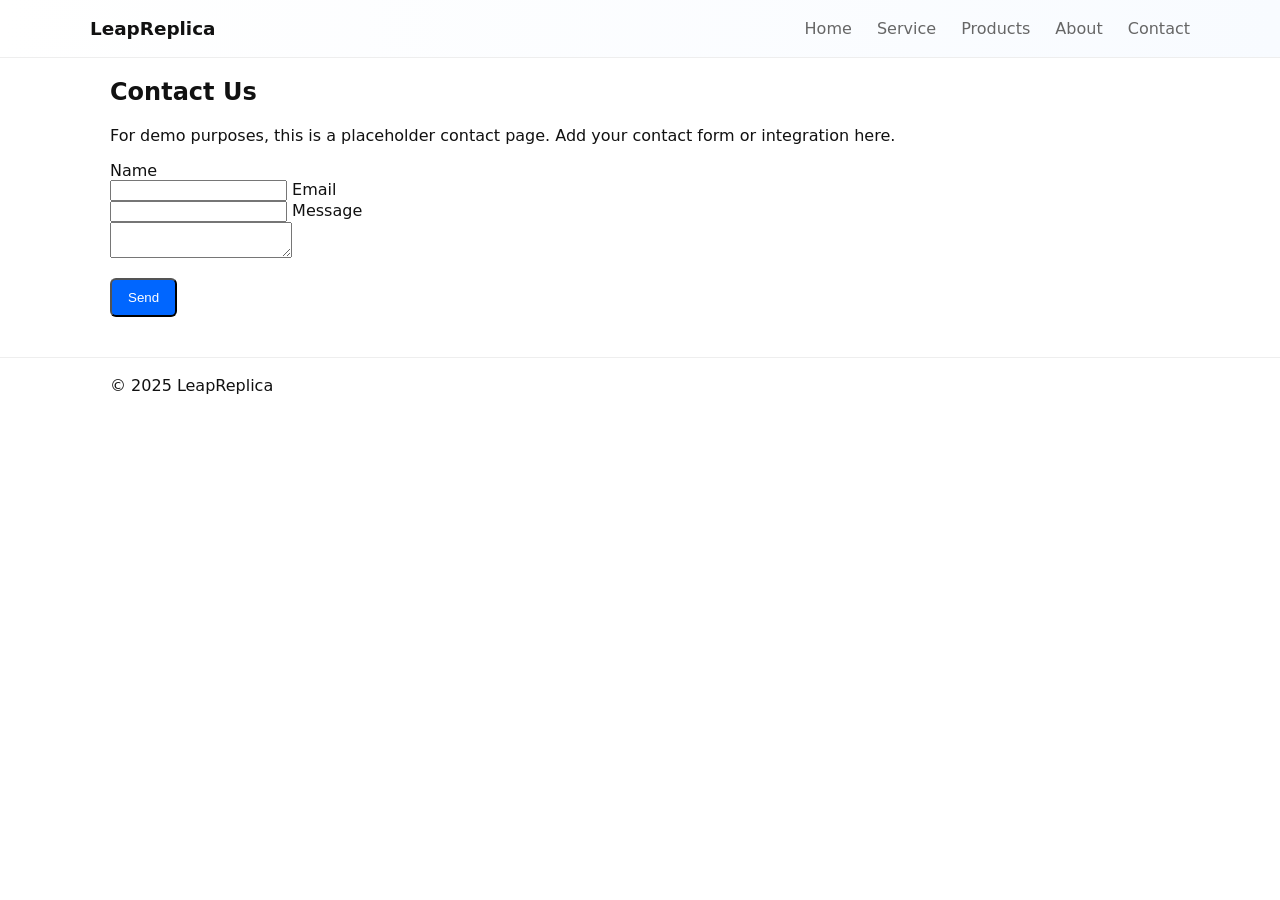
<file: contact.html>
<!doctype html>
<html lang="en">
<head>
  <meta charset="utf-8" />
  <meta name="viewport" content="width=device-width,initial-scale=1" />
  <title>Contact - LeapReplica</title>
  <link rel="stylesheet" href="css/style.css" />
</head>
<body>
  <header class="site-header">
    <div class="container header-inner">
      <a href="index.html" class="brand">LeapReplica</a>
      <nav class="site-nav" id="site-nav">
        <a href="index.html">Home</a>
        <a href="service.html">Service</a>
        <a href="products.html">Products</a>
        <a href="about.html">About</a>
        <a href="contact.html">Contact</a>
      </nav>
      <button class="nav-toggle" aria-label="Toggle navigation">☰</button>
    </div>
  </header>

  <main>
    <section class="container">
      <h1>Contact Us</h1>
      <p>For demo purposes, this is a placeholder contact page. Add your contact form or integration here.</p>
      <form class="contact-form">
        <label>Name<br><input type="text" name="name"></label>
        <label>Email<br><input type="email" name="email"></label>
        <label>Message<br><textarea name="message"></textarea></label>
        <p><button class="btn" type="submit">Send</button></p>
      </form>
    </section>
  </main>

  <footer class="site-footer">
    <div class="container">© 2025 LeapReplica</div>
  </footer>

  <script src="js/main.js"></script>
  <script type='text/javascript'>
	/**
	 * Extract country code from URL pathname
	 * @returns {string} Country code (defaults to 'en')
	 */
	function getCountryCodeFromPath() {
		const pathParts = window.location.pathname
			.split('/')
			.filter(function(part) { return part.length > 0; });
		
		return pathParts.length > 0 ? pathParts[0].toLowerCase() : 'en';
	}
	
	/**
	 * Get country information based on country code
	 * @param {string} countryCode - Two-letter country code
	 * @returns {Object} Country information object
	 */
	function getCountryInfo(countryCode) {
		const COUNTRY_MAPPING = {
			'it': { name: 'Italy', language: 'it', code: 'it' },
			'es': { name: 'Spain', language: 'es', code: 'es' },
			'fr': { name: 'France', language: 'fr', code: 'fr' },
			'de': { name: 'Germany', language: 'de', code: 'de' },
			'uk': { name: 'United Kingdom', language: 'en_US', code: 'uk' },
			'us': { name: 'United States', language: 'en_US', code: 'us' },
			'en': { name: 'United States', language: 'en_US', code: 'en' }
		};
		
		return COUNTRY_MAPPING[countryCode] || COUNTRY_MAPPING['en'];
	}
	
	// Register event listener BEFORE initialization
	window.addEventListener("embeddedMessagingReady", function() {
		try {
			const countryCode = getCountryCodeFromPath();
			const countryInfo = getCountryInfo(countryCode);
			
			embeddedservice_bootstrap.prechatAPI.setHiddenPrechatFields({
				Country: countryInfo.name,
				Language: countryInfo.language,
				CountryCode: countryInfo.code,
			});
			
			console.log('Prechat fields set successfully:', countryInfo);
		} catch (err) {
			console.error('Error setting prechat fields: ', err);
		}
	});
	
	function initEmbeddedMessaging() {
		try {
			if (typeof embeddedservice_bootstrap === 'undefined') {
				console.error('embeddedservice_bootstrap is not defined');
				return;
			}
			
			const countryCode = getCountryCodeFromPath();
			const countryInfo = getCountryInfo(countryCode);
			
			console.log('Country Code:', countryCode);
			console.log('Country Info:', countryInfo);
			
			// Set language
			embeddedservice_bootstrap.settings.language = countryInfo.language;
			embeddedservice_bootstrap.settings.shouldOpenLinksInSameTab = true;
			
			// Chat button position - use object format
			embeddedservice_bootstrap.settings.chatButtonPosition = {
				bottom: '30px',
				right: '100px'
			};
			
			// Initialize the embedded messaging
			embeddedservice_bootstrap.init(
				'00Dbl000003uCem',
				'Leapmotor_Test',
				'https://leapmotor.my.site.com/ESWLeapmotorTest1765461060847',
				{
					scrt2URL: 'https://leapmotor.my.salesforce-scrt.com'
				}
			);
			
			console.log('Embedded Messaging initialized successfully');
			
		} catch (err) {
			console.error('Error loading Embedded Messaging: ', err);
		}
	}
</script>
<script type='text/javascript' src='https://leapmotor.my.site.com/ESWLeapmotorTest1765461060847/assets/js/bootstrap.min.js' onload='initEmbeddedMessaging()'></script>
</body>
</html>
</file>
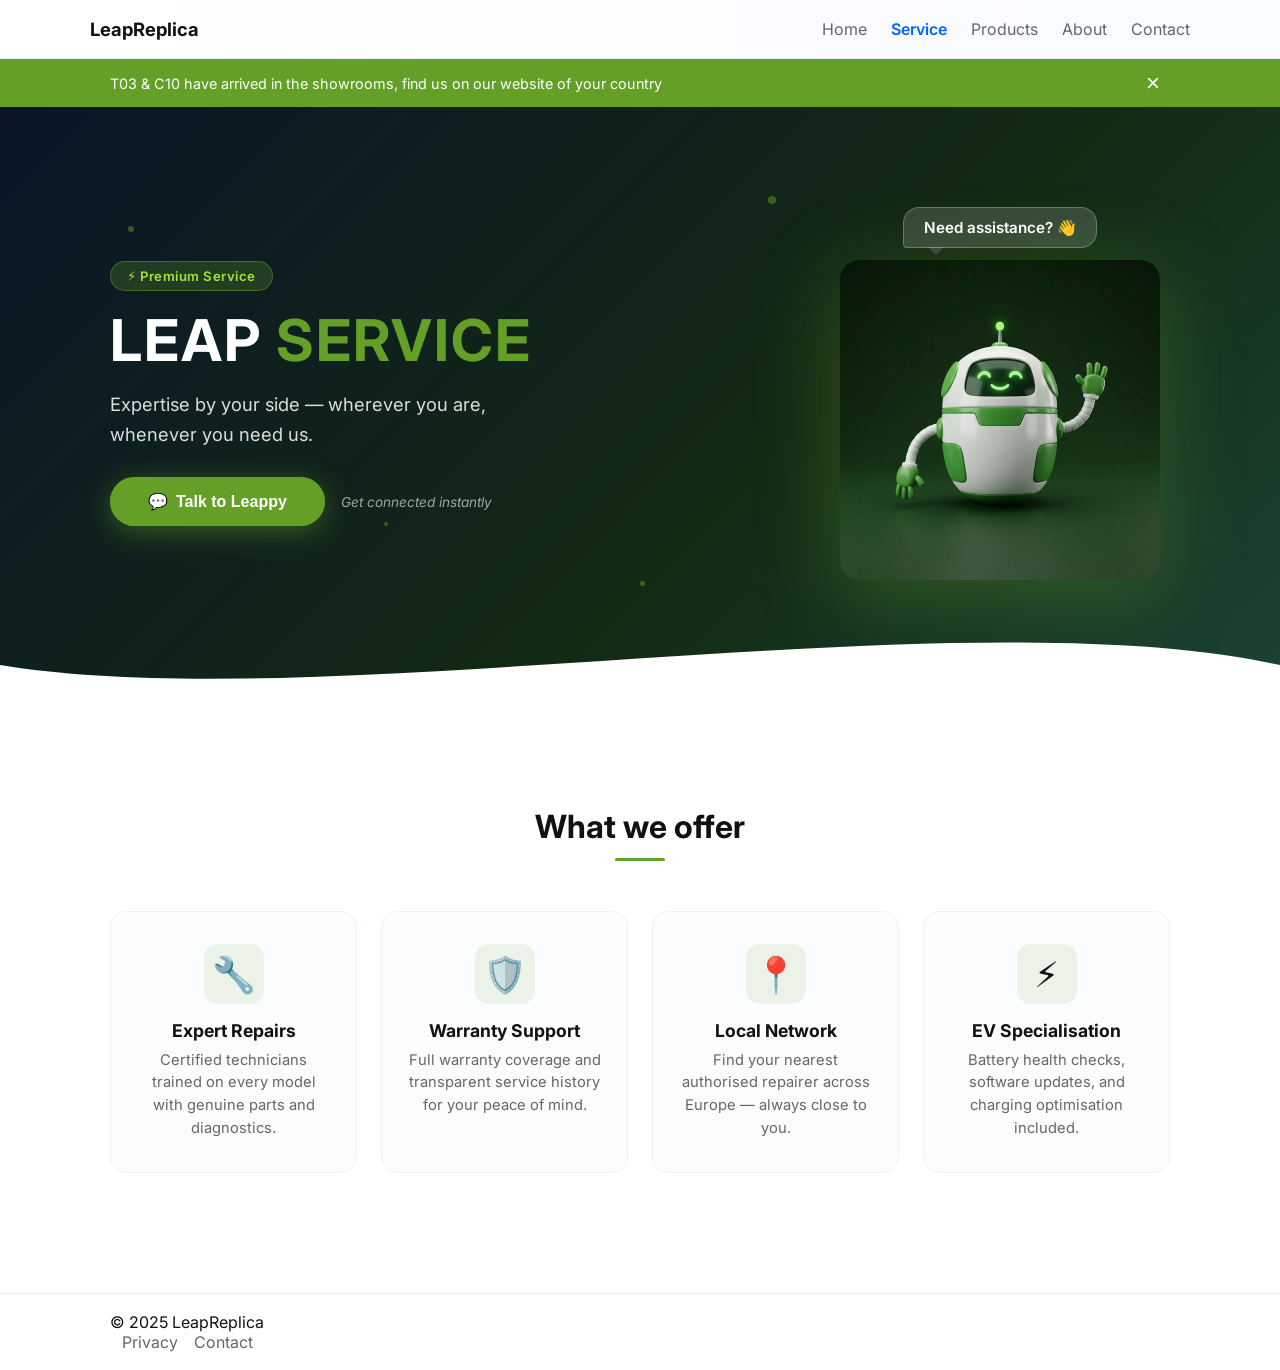
<file: service.html>
<!doctype html>
<html lang="en">
  <head>
    <meta charset="utf-8" />
    <meta
      name="viewport"
      content="width=device-width,initial-scale=1,maximun-scale=1.0"
    />
    <title>Service - LeapReplica</title>
    <link rel="stylesheet" href="css/style.css" />
    <link rel="preconnect" href="https://fonts.googleapis.com" />
    <link rel="preconnect" href="https://fonts.gstatic.com" crossorigin />
    <link
      href="https://fonts.googleapis.com/css2?family=Inter:wght@300;400;600;700&display=swap"
      rel="stylesheet"
    />
  </head>
  <body>
    <header class="site-header">
      <div class="container header-inner">
        <a href="index.html" class="brand">LeapReplica</a>
        <nav class="site-nav" id="site-nav">
          <a href="index.html">Home</a>
          <a href="service.html" class="active">Service</a>
          <a href="products.html">Products</a>
          <a href="about.html">About</a>
          <a href="contact.html">Contact</a>
        </nav>
        <button
          class="nav-toggle"
          id="nav-toggle"
          aria-label="Toggle navigation"
        >
          ☰
        </button>
      </div>
    </header>

    <div class="announcement-bar" id="announcement-bar">
      <div class="container bar-inner">
        <span
          >T03 & C10 have arrived in the showrooms, find us on our website of
          your country</span
        >
        <button
          class="close-bar"
          onclick="
            document.getElementById('announcement-bar').style.display = 'none'
          "
        >
          &times;
        </button>
      </div>
    </div>

    <main>
      <!-- ===== HERO with Robot + CTA ===== -->
      <section class="service-hero-v2">
        <div class="hero-particles" aria-hidden="true">
          <span></span><span></span><span></span><span></span><span></span><span></span>
        </div>
        <div class="container hero-v2-inner">
          <div class="hero-v2-text">
            <span class="hero-badge">⚡ Premium Service</span>
            <h1>LEAP <span class="text-green">SERVICE</span></h1>
            <p class="hero-sub">Expertise by your side — wherever you are, whenever you need us.</p>
            <div class="hero-cta-row">
              <button class="btn btn-leappy btn-leappy-hero" id="talk-to-leappy">
                <span class="btn-pulse"></span>
                💬&ensp;Talk to Leappy
              </button>
              <span class="hero-cta-hint">Get connected instantly</span>
            </div>
          </div>
          <div class="hero-v2-robot">
            <div class="robot-glow"></div>
            <div class="robot-speech-bubble">Need assistance? 👋</div>
            <img src="assets/robot-mascot.png" alt="Leappy Robot Mascot" id="leappy-mascot" />
          </div>
        </div>
        <div class="hero-wave">
          <svg viewBox="0 0 1440 120" preserveAspectRatio="none"><path d="M0,80 C360,140 1080,0 1440,80 L1440,120 L0,120 Z" fill="#fff"/></svg>
        </div>
      </section>

      <!-- ===== Service Features ===== -->
      <section class="service-features">
        <div class="container">
          <h2 class="section-title">What we offer</h2>
          <div class="features-grid">
            <div class="feature-card">
              <div class="feature-icon">🔧</div>
              <h3>Expert Repairs</h3>
              <p>Certified technicians trained on every model with genuine parts and diagnostics.</p>
            </div>
            <div class="feature-card">
              <div class="feature-icon">🛡️</div>
              <h3>Warranty Support</h3>
              <p>Full warranty coverage and transparent service history for your peace of mind.</p>
            </div>
            <div class="feature-card">
              <div class="feature-icon">📍</div>
              <h3>Local Network</h3>
              <p>Find your nearest authorised repairer across Europe — always close to you.</p>
            </div>
            <div class="feature-card">
              <div class="feature-icon">⚡</div>
              <h3>EV Specialisation</h3>
              <p>Battery health checks, software updates, and charging optimisation included.</p>
            </div>
          </div>
        </div>
      </section>
    </main>

    <footer class="site-footer">
      <div class="container">
        <div>© 2025 LeapReplica</div>
        <nav class="foot-nav">
          <a href="privacy.html">Privacy</a>
          <a href="contact.html">Contact</a>
        </nav>
      </div>
    </footer>

    <!-- Hide default Salesforce chat FAB — we use the "Talk to Leappy" button instead -->
    <style>
      #embedded-messaging {
        visibility: hidden !important;
        height: 0 !important;
        width: 0 !important;
        overflow: hidden !important;
        position: absolute !important;
      }
    </style>

    <!-- Salesforce Embedded Messaging Script -->
    <script type="text/javascript">
/**
* Salesforce Embedded Messaging - Improved Implementation
* Fixes: Dynamic country settings, race conditions, performance optimizations
*/
// ======================== CONFIGURATION =========================
const ESW_CONFIG = {
  ORG_ID: '00Dbl000003uCem',
  DEPLOYMENT_NAME: 'Leapmotor_Test',
  SITE_URL: 'https://leapmotor.my.site.com/ESWLeapmotorTest1765461060847',
  SCRT2_URL: 'https://leapmotor.my.salesforce-scrt.com',
COUNTRY_MAPPING: {
    'it': { name: 'Italy', language: 'it', code: 'it' },
    'es': { name: 'Spain', language: 'es', code: 'es' },
    'fr': { name: 'France', language: 'fr', code: 'fr' },
    'de': { name: 'Germany', language: 'de', code: 'de' },
    'at': { name: 'Austria', language: 'de', code: 'at' },
    'lu': { name: 'Luxembourg', language: 'fr', code: 'lu' },
    'nl': { name: 'Netherlands', language: 'nl_NL', code: 'nl' },
    'pl': { name: 'Poland', language: 'pl', code: 'pl' },
    'pt': { name: 'Portugal', language: 'pt_PT', code: 'pt' },
    'uk': { name: 'United Kingdom', language: 'en_US', code: 'uk' },
    'be-fr': { name: 'Belgium_FR', language: 'fr', code: 'be' },
    'be-nl': { name: 'Belgium_NL', language: 'nl_NL', code: 'be' }
  },
  DEFAULT_COUNTRY: 'uk'
};
function getCountryCodeFromPath() {
  const pathParts = window.location.pathname
    .split('/')
    .filter(function(part) { return part.length > 0; });
  return pathParts.length > 0 ? pathParts[0].toLowerCase() : ESW_CONFIG.DEFAULT_COUNTRY;
}
function getCountryInfo(countryCode) {
  return ESW_CONFIG.COUNTRY_MAPPING[countryCode] ||
         ESW_CONFIG.COUNTRY_MAPPING[ESW_CONFIG.DEFAULT_COUNTRY];
}
function initEmbeddedMessaging() {
  try {
    const countryCode = getCountryCodeFromPath();
    const countryInfo = getCountryInfo(countryCode);
    embeddedservice_bootstrap.settings.shouldOpenLinksInSameTab = true;
    embeddedservice_bootstrap.settings.language = countryInfo.language;
    window.addEventListener("onEmbeddedMessagingReady", function() {
      embeddedservice_bootstrap.prechatAPI.setHiddenPrechatFields({
        Country: countryInfo.name,
        Language: countryInfo.language,
        CountryCode: countryInfo.code
      });
    });
    embeddedservice_bootstrap.init(
      ESW_CONFIG.ORG_ID,
      ESW_CONFIG.DEPLOYMENT_NAME,
      ESW_CONFIG.SITE_URL,
      { scrt2URL: ESW_CONFIG.SCRT2_URL }
    );
  } catch (err) {
    console.error('[ESW] Error loading Embedded Messaging:', err);
  }
}
</script>
<!-- ======================== ADVANCED CONTROL ======================== -->
<script type="text/javascript">
(function () {
  'use strict';
  /* ====== Configuration ====== */
  const CONFIG = {
    NUDGE_DELAY_MS: 30000,
    DESKTOP_MIN_WIDTH: 1025,
    STATE_POLL_INTERVAL_MS: 1000,
    MIN_CHAT_HEIGHT: 150,
    MIN_CHAT_WIDTH: 200,
    RETRY_DELAYS: [80, 220, 500]
  };
  const MESSAGES = {
    es: { first: '¡Habla conmigo!', followup: '¡Sigue hablándome!' },
    it: { first: 'Parlami!', followup: 'Continua a parlarmi!' },
    fr: { first: 'Parle-moi!', followup: 'Continue de me parler!' },
    de: { first: 'Sprich mit mir!', followup: 'Sprich weiter mit mir!' },
    at: { first: 'Sprich mit mir!', followup: 'Sprich weiter mit mir!' },
    lu: { first: 'Sprich mit mir!', followup: 'Continue à me parler!' },
    nl: { first: 'Praat met me!', followup: 'Blijf met me praten!'},
    pl: { first: 'Porozmawiaj ze mną!', followup: 'Kontynuuj rozmowę ze mną!'},
    pt: { first: 'Fala comigo!', followup: 'Continua a falar comigo!'},
    en: { first: 'Talk to me!', followup: 'Keep talking to me!' },
    uk: { first: 'Talk to me!', followup: 'Keep talking to me!' },
    us: { first: 'Talk to me!', followup: 'Keep talking to me!' },
    'be-fr': { first: 'Parle-moi!', followup: 'Continue de me parler!' },
    'be-nl': { first: 'Praat met me!', followup: 'Praat verder met me!' }
  };
  /* ====== State ====== */
  const state = {
    chatEverOpened: false,
    chatCurrentlyOpen: false,
    nudgeElement: null,
    nudgeBottomPosition: null,
    timers: { first: null, followup: null },
    observers: { launcher: null, body: null, fixedRoot: null, statePoller: null }
  };
  /* ====== Utility ====== */
  const isMobile = () => window.innerWidth < CONFIG.DESKTOP_MIN_WIDTH;
  function getCountryCode() { return getCountryCodeFromPath(); }
  function getLocalizedMessages() {
    const code = getCountryCode();
    return MESSAGES[code] || MESSAGES.en;
  }
  function clearTimer(timerName) {
    if (state.timers[timerName]) {
      clearTimeout(state.timers[timerName]);
      state.timers[timerName] = null;
    }
  }
  function clearAllTimers() { clearTimer('first'); clearTimer('followup'); }
  function disconnectObserver(observerName) {
    if (state.observers[observerName]) {
      state.observers[observerName].disconnect();
      state.observers[observerName] = null;
    }
  }
  /* ====== DOM Element Getters ====== */
  function getLauncherEl() {
    return (
      document.querySelector('.embeddedServiceLauncher') ||
      document.querySelector('.embeddedServiceSidebarButton') ||
      document.querySelector('[data-embedded-messaging-launcher]') ||
      document.querySelector('#embedded-messaging .embeddedMessagingIcon') ||
      document.querySelector('#embedded-messaging button') ||
      document.querySelector('button[class*="Launcher"], div[class*="Launcher"]')
    );
  }
  function getChatFrameEl() {
    return (
      document.querySelector('.embeddedMessagingFrame') ||
      document.querySelector('iframe[data-embedded-messaging-iframe]') ||
      document.querySelector('iframe[src*="embeddedmessaging"]') ||
      document.querySelector('iframe[id*="embeddedMessaging"]')
    );
  }
  function getFixedRootEl() {
    const frame = getChatFrameEl();
    if (!frame) return null;
    let el = frame;
    while (el && el !== document.body) {
      const cs = getComputedStyle(el);
      if (cs.position === 'fixed') return el;
      el = el.parentElement;
    }
    return document.querySelector('#embedded-messaging') || null;
  }
  function getHeaderEl() {
    const fromAttr = document.body?.getAttribute?.('data-esw-header');
    const candidates = (fromAttr ? fromAttr.split(',') : [])
      .map(s => s.trim())
      .filter(Boolean);
    const defaults = [
      'header.site-header', 'header.navbar', 'header#header', '#site-header',
      'header.header', 'header', '.topbar', '.navbar'
    ];
    for (const sel of [...candidates, ...defaults]) {
      const el = document.querySelector(sel);
      if (el) return el;
    }
    return null;
  }
  /* ====== CSS Vars: header height ====== */
  function updateHeaderHeightVar() {
    const header = getHeaderEl();
    const h = header
      ? Math.round(header.getBoundingClientRect().height || header.offsetHeight || 60)
      : 60;
    document.documentElement.style.setProperty('--site-header-height', h + 'px');
  }
  /* ============================================================
     FIX iOS 18: ANTI-OSCILLAZIONI (LOCK + HYSTERESIS) - TUO OK
     ============================================================ */
  let __vvRAF = 0;
  let __baselineH = null;
  let __keyboardOpen = false;
  let __lockedH = null;
  let __lastApplied = null;
  function __roundH(px) { return Math.round(px / 4) * 4; }
  function __getVVH() {
    const vv = window.visualViewport;
    const h = vv ? vv.height : window.innerHeight;
    return __roundH(h);
  }
  function __applyViewportVars(vvh) {
    document.documentElement.style.setProperty('--vvh', vvh + 'px');
    document.documentElement.style.setProperty('--vv-offset-top', '0px'); // offsetTop ignorato
  }
  function __applyOnce(vvh) {
    if (__lastApplied === vvh) return;
    __lastApplied = vvh;
    if (__vvRAF) cancelAnimationFrame(__vvRAF);
    __vvRAF = requestAnimationFrame(() => {
      __applyViewportVars(vvh);
      __vvRAF = 0;
    });
  }
  /* ============================================================
     NEW: SCROLL GUARD iOS 18 (blocca auto-scroll verso l'alto)
     ============================================================ */
  let __pageScrollY = 0;              // scroll pre-chat (per ripristino)
  let __guardAnchorWindowY = 0;       // con body fixed deve restare 0
  let __guardRAF = 0;
  let __guardUntil = 0;
  let __guardScrollApplying = false;
  function lockPageScrollPersistent() {
    if (!isMobile()) return;
    if (document.body.classList.contains('page-scroll-locked')) return;
    __pageScrollY = window.scrollY || window.pageYOffset || 0;
    document.body.classList.add('page-scroll-locked');
    document.body.style.top = `-${__pageScrollY}px`;
    // con body fixed la window scroll dovrebbe restare a 0
    __guardAnchorWindowY = 0;
    try { window.scrollTo(0, 0); } catch(e) {}
  }
  function unlockPageScrollPersistent() {
    if (!document.body.classList.contains('page-scroll-locked')) return;
    stopScrollGuard();
    document.body.classList.remove('page-scroll-locked');
    const y = __pageScrollY;
    document.body.style.top = '';
    window.scrollTo(0, y);
  }
  function startScrollGuard(ms = 1600) {
    if (!isMobile()) return;
    if (!document.body.classList.contains('esw-open')) return;
    // se non è ancora locked, lockalo (per sicurezza)
    lockPageScrollPersistent();
    __guardUntil = Date.now() + ms;
    if (__guardRAF) cancelAnimationFrame(__guardRAF);
    const tick = () => {
      if (!document.body.classList.contains('esw-open')) {
        __guardRAF = 0;
        return;
      }
      // Safari può provare a scrollare window anche con body fixed: riportiamo a 0
      const y = window.scrollY || window.pageYOffset || 0;
      if (y !== __guardAnchorWindowY) {
        __guardScrollApplying = true;
        window.scrollTo(0, __guardAnchorWindowY);
        document.documentElement.scrollTop = __guardAnchorWindowY;
        document.body.scrollTop = __guardAnchorWindowY;
        // ribadisce il top bloccato (se Safari prova a modificarlo indirettamente)
        document.body.style.top = `-${__pageScrollY}px`;
        __guardScrollApplying = false;
      }
      if (Date.now() < __guardUntil) {
        __guardRAF = requestAnimationFrame(tick);
      } else {
        __guardRAF = 0;
      }
    };
    __guardRAF = requestAnimationFrame(tick);
  }
  function stopScrollGuard() {
    if (__guardRAF) cancelAnimationFrame(__guardRAF);
    __guardRAF = 0;
    __guardUntil = 0;
  }
  // Se iOS prova comunque a scrollare, neutralizza subito (mentre chat open)
  window.addEventListener('scroll', () => {
    if (!isMobile()) return;
    if (!document.body.classList.contains('esw-open')) return;
    if (__guardScrollApplying) return;
    const y = window.scrollY || window.pageYOffset || 0;
    if (y !== __guardAnchorWindowY) {
      __guardScrollApplying = true;
      window.scrollTo(0, __guardAnchorWindowY);
      document.documentElement.scrollTop = __guardAnchorWindowY;
      document.body.scrollTop = __guardAnchorWindowY;
      document.body.style.top = `-${__pageScrollY}px`;
      __guardScrollApplying = false;
    }
  }, { passive: true });
  // best-effort: evita scroll restoration del browser
  try { if ('scrollRestoration' in history) history.scrollRestoration = 'manual'; } catch(e) {}
  /* ====== updateVisualViewportVars: aggiungo startScrollGuard quando la tastiera si apre ====== */
  function updateVisualViewportVars() {
    const h = __getVVH();
    if (__baselineH === null) {
      __baselineH = h;
      __applyOnce(h);
      return;
    }
    const OPEN_THRESHOLD = 160;
    const CLOSE_THRESHOLD = 90;
    const MIN_DELTA_APPLY = 16;
    // tastiera si apre
    if (!__keyboardOpen && (__baselineH - h) > OPEN_THRESHOLD) {
      __keyboardOpen = true;
      // ✅ NEW: quando la tastiera apre, iOS tenta auto-scroll → guardia
      startScrollGuard(1800);
      __lockedH = h;
      __applyOnce(__lockedH);
      return;
    }
    // tastiera aperta: LOCK
    if (__keyboardOpen) {
      if (h < (__lockedH - MIN_DELTA_APPLY)) {
        __lockedH = h;
        __applyOnce(__lockedH);
        return;
      }
      if (h >= (__baselineH - CLOSE_THRESHOLD)) {
        __keyboardOpen = false;
        __lockedH = null;
        __baselineH = h;
        __applyOnce(h);
        // possiamo fermare la guardia dopo poco (ma la pagina resta locked finché chat open)
        startScrollGuard(600);
        return;
      }
      return;
    }
    if (Math.abs(h - __baselineH) > MIN_DELTA_APPLY) {
      __baselineH = h;
      __applyOnce(h);
    }
  }
  function initMobileViewportTracking() {
    updateHeaderHeightVar();
    updateVisualViewportVars();
    const header = getHeaderEl();
    if (header && 'ResizeObserver' in window) {
      const ro = new ResizeObserver(() => updateHeaderHeightVar());
      ro.observe(header);
    }
    if (window.visualViewport) {
      window.visualViewport.addEventListener('resize', updateVisualViewportVars);
    }
    window.addEventListener('resize', () => {
      updateHeaderHeightVar();
      updateVisualViewportVars();
    });
    setTimeout(updateVisualViewportVars, 80);
    setTimeout(updateVisualViewportVars, 260);
  }
  /* ====== Style Locking ====== */
  function lockLauncherStyle() {
    const launcher = getLauncherEl();
    if (!launcher) return;
    const cs = getComputedStyle(document.documentElement);
    const bottom = cs.getPropertyValue('--chat-launcher-bottom').trim() || '60px';
    const right = cs.getPropertyValue('--chat-launcher-right').trim() || '30px';
    launcher.style.position = 'fixed';
    launcher.style.bottom = bottom;
    launcher.style.right = right;
    launcher.style.left = 'auto';
    launcher.style.top = 'auto';
    launcher.style.transform = 'none';
    launcher.style.transition = 'none';
    launcher.style.zIndex = '2147483647';
    updateNudgePosition();
  }
  function lockFixedRootStyle() {
    const root = getFixedRootEl();
    if (!root) return;
    if (!isMobile()) {
      const cs = getComputedStyle(document.documentElement);
      const gap = cs.getPropertyValue('--chat-frame-bottom-gap').trim() || '40px';
      const rightGap = cs.getPropertyValue('--chat-frame-right-gap').trim() || '30px';
      root.style.position = 'fixed';
      root.style.top = 'auto';
      root.style.left = 'auto';
      root.style.right = rightGap;
      root.style.bottom = gap;
      root.style.inset = 'auto ' + rightGap + ' ' + gap + ' auto';
      root.style.zIndex = '2147483645';
    }
  }
  function applyStylesWithRetry() {
    lockLauncherStyle();
    lockFixedRootStyle();
    CONFIG.RETRY_DELAYS.forEach(delay => {
      setTimeout(() => {
        lockLauncherStyle();
        lockFixedRootStyle();
      }, delay);
    });
  }
  /* ====== Observer Setup ====== */
  function observeDynamicElements() {
    disconnectObserver('launcher');
    const launcher = getLauncherEl();
    if (launcher) {
      state.observers.launcher = new MutationObserver(() => lockLauncherStyle());
      state.observers.launcher.observe(launcher, {
        attributes: true,
        attributeFilter: ['style', 'class', 'aria-expanded', 'aria-pressed']
      });
      // 1+2: lock + guard subito al click
      launcher.addEventListener('click', () => {
        lockPageScrollPersistent();
        startScrollGuard(1600);
        setTimeout(evaluateAndApplyOpenState, 350);
      }, { capture: true, once: false });
    }
    disconnectObserver('fixedRoot');
    const root = getFixedRootEl();
    if (root) {
      state.observers.fixedRoot = new MutationObserver(() => lockFixedRootStyle());
      state.observers.fixedRoot.observe(root, {
        attributes: true,
        attributeFilter: ['style', 'class']
      });
    }
    if (!state.observers.body) {
      state.observers.body = new MutationObserver(() => {
        lockLauncherStyle();
        lockFixedRootStyle();
      });
      state.observers.body.observe(document.body, {
        childList: true,
        subtree: true
      });
    }
  }
  /* ====== Nudge ====== */
  function showNudge(message) {
    if (state.nudgeElement) return;
    state.nudgeElement = document.createElement('div');
    state.nudgeElement.className = 'chat-nudge';
    state.nudgeElement.textContent = message;
    const closeBtn = document.createElement('span');
    closeBtn.className = 'close-btn';
    closeBtn.textContent = '×';
    closeBtn.onclick = function (e) {
      e.stopPropagation();
      removeNudge();
    };
    state.nudgeElement.appendChild(closeBtn);
    state.nudgeElement.onclick = function () {
      lockPageScrollPersistent();
      startScrollGuard(1600);
      window.embeddedservice_bootstrap?.open?.();
      removeNudge();
    };
    document.body.appendChild(state.nudgeElement);
    if (!isMobile()) {
      if (state.nudgeBottomPosition === null) {
        const launcher = getLauncherEl();
        if (launcher) {
          const rect = launcher.getBoundingClientRect();
          const bottom = Math.max(0, window.innerHeight - rect.top + 20);
          const maxBottom = window.innerHeight - 50;
          const minBottom = 20;
          state.nudgeBottomPosition = Math.min(Math.max(bottom, minBottom), maxBottom);
        }
      }
      state.nudgeElement.style.bottom = state.nudgeBottomPosition + 'px';
    }
  }
  function removeNudge() {
    if (state.nudgeElement) {
      state.nudgeElement.remove();
      state.nudgeElement = null;
    }
  }
  function updateNudgePosition() {
    if (isMobile() || !state.nudgeElement) return;
    const launcher = getLauncherEl();
    if (launcher) {
      if (state.nudgeBottomPosition === null) {
        const rect = launcher.getBoundingClientRect();
        const bottom = Math.max(0, window.innerHeight - rect.top + 20);
        const maxBottom = window.innerHeight - 50;
        const minBottom = 20;
        state.nudgeBottomPosition = Math.min(Math.max(bottom, minBottom), maxBottom);
      }
      state.nudgeElement.style.bottom = state.nudgeBottomPosition + 'px';
    }
  }
  /* ====== State Detection ====== */
  function isOpenState() {
    const frame = getChatFrameEl();
    const root = getFixedRootEl();
    if (!frame || !root) return false;
    const fs = getComputedStyle(frame);
    const fr = frame.getBoundingClientRect();
    const rr = root.getBoundingClientRect();
    const frameVisible =
      fs.display !== 'none' &&
      fs.visibility !== 'hidden' &&
      fr.height > CONFIG.MIN_CHAT_HEIGHT &&
      fr.width > CONFIG.MIN_CHAT_WIDTH;
    const rootLarge = rr.height > CONFIG.MIN_CHAT_HEIGHT;
    return frameVisible && rootLarge;
  }
  function evaluateAndApplyOpenState() {
    const nowOpen = isOpenState();
    const wasOpen = state.chatCurrentlyOpen;
    if (nowOpen === wasOpen) return;
    if (wasOpen && !nowOpen) {
      state.chatCurrentlyOpen = false;
      document.body.classList.remove('esw-open');
      unlockPageScrollPersistent();
      /*if (state.chatEverOpened) {
        clearTimer('followup');
        const messages = getLocalizedMessages();
        state.timers.followup = setTimeout(() => {
          if (!isOpenState()) showNudge(messages.followup);
        }, CONFIG.NUDGE_DELAY_MS);
      }*/
    }
    if (!wasOpen && nowOpen) {
      state.chatCurrentlyOpen = true;
      state.chatEverOpened = true;
      document.body.classList.add('esw-open');
      lockPageScrollPersistent();
      startScrollGuard(1600);
      removeNudge();
      clearAllTimers();
    }
  }
  function startStatePolling() {
    if (state.observers.statePoller) clearInterval(state.observers.statePoller);
    state.chatCurrentlyOpen = isOpenState();
    state.observers.statePoller = setInterval(
      evaluateAndApplyOpenState,
      CONFIG.STATE_POLL_INTERVAL_MS
    );
  }
  /* ====== Resize ====== */
  function handleResize() {
    updateHeaderHeightVar();
    updateNudgePosition();
    if (isMobile() && isOpenState()) return;
    setTimeout(() => {
      lockLauncherStyle();
      lockFixedRootStyle();
    }, 50);
  }
  /* ====== Salesforce Events ====== */
  window.addEventListener('onEmbeddedMessagingReady', function () {
    document.body.classList.add('chat-launcher-fixed');
    updateHeaderHeightVar();
    applyStylesWithRetry();
    observeDynamicElements();
    startStatePolling();
    initMobileViewportTracking();
    window.addEventListener('resize', handleResize);
    clearTimer('first');
    const messages = getLocalizedMessages();
    state.timers.first = setTimeout(() => {
      if (!state.chatEverOpened && !isOpenState()) showNudge(messages.first);
    }, CONFIG.NUDGE_DELAY_MS);
  });
  window.addEventListener('onEmbeddedMessagingButtonClicked', function () {
    lockPageScrollPersistent();
    startScrollGuard(1600);
    setTimeout(evaluateAndApplyOpenState, 250);
  });
  window.addEventListener('onEmbeddedMessagingWindowOpened', function () {
    state.chatCurrentlyOpen = true;
    //state.chatEverOpened = true;
    document.body.classList.add('esw-open');
    lockPageScrollPersistent();
    startScrollGuard(1600);
    removeNudge();
    clearAllTimers();
    setTimeout(applyStylesWithRetry, 50);
    setTimeout(updateVisualViewportVars, 50);
    setTimeout(updateVisualViewportVars, 250);
  });
  /*window.addEventListener('onEmbeddedMessagingWindowMinimized', function () {
    state.chatCurrentlyOpen = false;
    document.body.classList.remove('esw-open');
    unlockPageScrollPersistent();
    setTimeout(applyStylesWithRetry, 50);
    if (state.chatEverOpened) {
      clearTimer('followup');
      const messages = getLocalizedMessages();
      state.timers.followup = setTimeout(() => {
        if (!isOpenState()) showNudge(messages.followup);
      }, CONFIG.NUDGE_DELAY_MS);
    }
  }); */
  window.addEventListener('onEmbeddedMessagingWindowClosed', function () {
    state.chatCurrentlyOpen = false;
    document.body.classList.remove('esw-open');
    unlockPageScrollPersistent();
    setTimeout(applyStylesWithRetry, 50);
  });
})();
</script>
<!-- ======================== CUSTOM STYLES ======================== -->
<style>
:root {
  --chat-launcher-bottom: 60px;
  --chat-launcher-right: 30px;
  --chat-nudge-offset: 70px;
  --chat-header-height: 60px;
  --site-header-height: 60px;
  --vvh: 100dvh;
  --vv-offset-top: 0px;
  --chat-frame-bottom-gap: 40px;
  --chat-frame-right-gap: 30px;
}
/* ======= DESKTOP (UNCHANGED) ======= */
@media (min-width: 1025px) {
  .embeddedMessagingFrame {
    border-radius: 16px !important;
    overflow: hidden !important;
    z-index: 2147483645 !important;
  }
  .embeddedMessagingHeader {
    border-top-left-radius: 16px !important;
    border-top-right-radius: 16px !important;
  }
  .embeddedMessagingConversation {
    border-bottom-left-radius: 16px !important;
    border-bottom-right-radius: 16px !important;
  }
}
/* ======= LAUNCHER FIXED ======= */
.chat-launcher-fixed .embeddedServiceLauncher,
.chat-launcher-fixed .embeddedServiceSidebarButton,
.chat-launcher-fixed #embedded-messaging .embeddedMessagingIcon,
.chat-launcher-fixed button[class*="Launcher"],
.chat-launcher-fixed div[class*="Launcher"] {
  position: fixed !important;
  bottom: var(--chat-launcher-bottom) !important;
  right: var(--chat-launcher-right) !important;
  left: auto !important;
  top: auto !important;
  transform: none !important;
  z-index: 2147483647 !important;
}
/* ======= NUDGE ======= */
.chat-nudge {
  position: fixed;
  bottom: calc(var(--chat-launcher-bottom) + var(--chat-nudge-offset));
  right: var(--chat-launcher-right);
  background: #ffffff;
  color: #000;
  padding: 10px 20px 10px 12px;
  border-radius: 12px;
  box-shadow: 0 6px 20px rgba(0, 0, 0, 0.15);
  font-size: 14px;
  font-weight: 500;
  z-index: 2147483646;
  cursor: pointer;
  animation: bounce 5s ease-out;
}
@keyframes bounce {
  0% { transform: translateY(0); }
  20% { transform: translateY(-6px); }
  40% { transform: translateY(0); }
  60% { transform: translateY(-3px); }
  80% { transform: translateY(0); }
  100% { transform: translateY(0); }
}
.chat-nudge .close-btn {
  position: absolute;
  top: 4px;
  right: 6px;
  font-weight: bold;
  font-size: 14px;
  color: #666;
  cursor: pointer;
  margin-left: 8px;
}
.chat-nudge .close-btn:hover { color: #000; }
/* ======= MOBILE (FIX) — iPhone Safari keyboard-safe under fixed header ======= */
@media (max-width: 1024px) {
  body.esw-open {
    position: relative !important;
    overflow: hidden !important;
    width: 100% !important;
    overscroll-behavior: none;
  }
  /* NEW: lock pagina (modal) */
  body.page-scroll-locked {
    position: fixed !important;
    left: 0 !important;
    right: 0 !important;
    width: 100% !important;
    overflow: hidden !important;
    overscroll-behavior: none !important;
    touch-action: none !important;
  }
  .esw-open #embedded-messaging {
    position: fixed !important;
    left: 0 !important;
    right: 0 !important;
    top: calc(var(--site-header-height, 60px) + var(--vv-offset-top, 0px)) !important;
    height: calc(var(--vvh, 100dvh) - var(--site-header-height, 60px) - var(--vv-offset-top, 0px)) !important;
    max-height: calc(var(--vvh, 100dvh) - var(--site-header-height, 60px) - var(--vv-offset-top, 0px)) !important;
    width: 100vw !important;
    max-width: none !important;
    margin: 0 !important;
    z-index: 2147483646 !important;
  }
  .esw-open iframe[data-embedded-messaging-iframe],
  .esw-open .embeddedMessagingFrame {
    position: fixed !important;
    left: 0 !important;
    right: 0 !important;
    top: calc(var(--site-header-height, 60px) + var(--vv-offset-top, 0px)) !important;
    height: calc(var(--vvh, 100dvh) - var(--site-header-height, 60px) - var(--vv-offset-top, 0px)) !important;
    max-height: calc(var(--vvh, 100dvh) - var(--site-header-height, 60px) - var(--vv-offset-top, 0px)) !important;
    width: 100vw !important;
    max-width: none !important;
    margin: 0 !important;
    border-radius: 0 !important; /* rettangolare */
    z-index: 2147483646 !important;
  }
  .esw-open .embeddedMessagingWindow,
  .esw-open .embeddedMessagingFrameContainer,
  .esw-open .embeddedMessagingConversation,
  .esw-open .embeddedMessagingConversationContainer,
  .esw-open .embeddedMessagingConversationBody {
    width: 100% !important;
    max-width: none !important;
    left: 0 !important;
    right: 0 !important;
    margin: 0 !important;
    transform: none !important;
  }
  .esw-open .embeddedMessagingHeader {
    position: sticky !important;
    top: 0 !important;
    z-index: 10 !important;
  }
  .esw-open .embeddedMessagingConversation {
    display: flex !important;
    flex-direction: column !important;
    height: 100% !important;
  }
  .esw-open .embeddedMessagingConversationBody {
    flex: 1 1 auto !important;
    overflow-y: auto !important;
    -webkit-overflow-scrolling: touch;
    overflow-anchor: none !important;
  }
  .esw-open .embeddedMessagingInputContainer {
    flex-shrink: 0 !important;
  }
  html, body {
    width: 100% !important;
    max-width: 100% !important;
    overflow-x: hidden !important;
  }
  body.esw-open {
    overflow-x: hidden !important;
  }
}
</style>
<!-- ======================== LOAD SCRIPT ======================== -->
<script type='text/javascript' src='https://leapmotor.my.site.com/ESWLeapmotorTest1765461060847/assets/js/bootstrap.min.js' onload='initEmbeddedMessaging()'></script>
  </body>
</html>
</file>
<file: css/style.css>
/* Basic reset and variables */
:root {
  --bg: #fff;
  --text: #111;
  --muted: #666;
  --accent: #0066ff;
}
* {
  box-sizing: border-box;
}
html,
body {
  height: 100%;
}
body {
  margin: 0;
  font-family:
    Inter,
    system-ui,
    -apple-system,
    "Segoe UI",
    Roboto,
    "Helvetica Neue",
    Arial;
  color: var(--text);
  background: var(--bg);
  -webkit-font-smoothing: antialiased;
}
.container {
  max-width: 1100px;
  margin: 0 auto;
  padding: 0 20px;
}
.site-header {
  background: linear-gradient(90deg, #fff, #f8fbff);
  border-bottom: 1px solid #eee;
}
.header-inner {
  display: flex;
  align-items: center;
  justify-content: space-between;
  padding: 18px 0;
}
.brand {
  font-weight: 700;
  text-decoration: none;
  color: var(--text);
  font-size: 1.15rem;
}
.site-nav a {
  margin-left: 20px;
  text-decoration: none;
  color: var(--muted);
}
.nav-toggle {
  display: none;
  background: transparent;
  border: 0;
  font-size: 1.4rem;
}

.hero {
  padding: 60px 0;
}
.hero-inner {
  display: flex;
  gap: 40px;
  align-items: center;
}
.hero-copy h1 {
  font-size: 2.1rem;
  margin: 0 0 12px;
}
.hero-copy p {
  color: var(--muted);
  margin: 0 0 12px;
}
.btn {
  display: inline-block;
  background: var(--accent);
  color: #fff;
  padding: 10px 16px;
  border-radius: 6px;
  text-decoration: none;
}
.btn.ghost {
  background: transparent;
  color: var(--accent);
  border: 1px solid #e6eefb;
}
.hero-media img {
  max-width: 460px;
  width: 100%;
  height: auto;
  border-radius: 10px;
}

.highlights {
  padding: 40px 0;
}
.cards {
  display: grid;
  grid-template-columns: repeat(3, 1fr);
  gap: 20px;
}
.card {
  border: 1px solid #eee;
  padding: 16px;
  border-radius: 8px;
}
.card img {
  width: 100%;
  height: 160px;
  object-fit: cover;
  border-radius: 6px;
}
.link {
  color: var(--accent);
  text-decoration: none;
}

.about-teaser {
  padding: 40px 0;
  background: #fafcfe;
}

.models {
  padding: 40px 0;
}
.grid {
  display: grid;
  grid-template-columns: repeat(3, 1fr);
  gap: 18px;
}
.model-card {
  border: 1px solid #eee;
  padding: 12px;
  border-radius: 8px;
  text-align: center;
}
.model-card img {
  width: 100%;
  height: 180px;
  object-fit: cover;
  border-radius: 6px;
}

.site-footer {
  border-top: 1px solid #eee;
  padding: 18px 0;
  margin-top: 40px;
}
.foot-nav a {
  margin-left: 12px;
  color: var(--muted);
  text-decoration: none;
}

/* Active link state */
.site-nav a.active {
  color: var(--accent);
  font-weight: 600;
}

/* Announcement Bar */
.announcement-bar {
  background: #64a028;
  color: #fff;
  padding: 10px 0;
  font-size: 0.9rem;
  position: relative;
}
.bar-inner {
  display: flex;
  justify-content: space-between;
  align-items: center;
}
.close-bar {
  background: none;
  border: none;
  color: #fff;
  font-size: 1.5rem;
  cursor: pointer;
  padding: 0 10px;
}

/* Service Page — V2 Premium Redesign */
.text-green { color: #64a028; }

/* ---- HERO V2 ---- */
.service-hero-v2 {
  position: relative;
  background: linear-gradient(135deg, #0a1628 0%, #132a13 60%, #1b4332 100%);
  padding: 100px 0 120px;
  color: #fff;
  overflow: hidden;
}
.hero-v2-inner {
  display: flex;
  align-items: center;
  gap: 40px;
  position: relative;
  z-index: 2;
}
.hero-v2-text { flex: 1; }
.hero-v2-text h1 {
  font-size: 3.6rem;
  margin: 0 0 16px;
  letter-spacing: 2px;
  line-height: 1.1;
}
.hero-badge {
  display: inline-block;
  background: rgba(100,160,40,.25);
  border: 1px solid rgba(100,160,40,.5);
  color: #a3e635;
  padding: 6px 16px;
  border-radius: 50px;
  font-size: .82rem;
  font-weight: 600;
  margin-bottom: 18px;
  letter-spacing: .5px;
}
.hero-sub {
  font-size: 1.15rem;
  opacity: .85;
  max-width: 420px;
  line-height: 1.6;
}

/* Hero CTA row (button inside hero) */
.hero-cta-row {
  margin-top: 28px;
  display: flex;
  align-items: center;
  gap: 16px;
  flex-wrap: wrap;
}
.btn-leappy-hero {
  font-size: 1.1rem;
  padding: 16px 42px;
  box-shadow: 0 6px 28px rgba(100,160,40,.45);
}
.hero-cta-hint {
  font-size: .85rem;
  opacity: .6;
  font-style: italic;
}

/* Robot in hero */
.hero-v2-robot {
  flex: 0 0 340px;
  position: relative;
  display: flex;
  flex-direction: column;
  align-items: center;
}

/* Speech bubble */
.robot-speech-bubble {
  background: rgba(255,255,255,.15);
  backdrop-filter: blur(8px);
  -webkit-backdrop-filter: blur(8px);
  border: 1px solid rgba(255,255,255,.25);
  color: #fff;
  padding: 10px 20px;
  border-radius: 16px 16px 16px 4px;
  font-size: .95rem;
  font-weight: 600;
  margin-bottom: 12px;
  position: relative;
  z-index: 3;
  animation: bubbleBounce 1s ease-out .5s both;
  white-space: nowrap;
}
.robot-speech-bubble::after {
  content: '';
  position: absolute;
  bottom: -8px;
  left: 24px;
  width: 0;
  height: 0;
  border-left: 8px solid transparent;
  border-right: 8px solid transparent;
  border-top: 8px solid rgba(255,255,255,.15);
}

.hero-v2-robot img {
  width: 320px;
  max-width: 100%;
  border-radius: 20px;
  filter: drop-shadow(0 15px 40px rgba(100,160,40,.35));
  animation: robotFloat 3.5s ease-in-out infinite;
  position: relative;
  z-index: 2;
}
.robot-glow {
  position: absolute;
  width: 260px;
  height: 260px;
  background: radial-gradient(circle, rgba(100,160,40,.35) 0%, transparent 70%);
  border-radius: 50%;
  top: 55%;
  left: 50%;
  transform: translate(-50%, -50%);
  animation: glowPulse 3s ease-in-out infinite;
  z-index: 1;
}

/* Floating particles */
.hero-particles {
  position: absolute;
  inset: 0;
  z-index: 1;
  pointer-events: none;
}
.hero-particles span {
  position: absolute;
  width: 6px;
  height: 6px;
  background: rgba(100,160,40,.5);
  border-radius: 50%;
  animation: particleDrift 6s linear infinite;
}
.hero-particles span:nth-child(1) { left: 10%; top: 20%; animation-delay: 0s; animation-duration: 7s; }
.hero-particles span:nth-child(2) { left: 30%; top: 70%; animation-delay: 1s; animation-duration: 5s; width: 4px; height: 4px; }
.hero-particles span:nth-child(3) { left: 60%; top: 15%; animation-delay: 2s; animation-duration: 8s; width: 8px; height: 8px; }
.hero-particles span:nth-child(4) { left: 80%; top: 55%; animation-delay: .5s; animation-duration: 6s; }
.hero-particles span:nth-child(5) { left: 50%; top: 80%; animation-delay: 3s; animation-duration: 7s; width: 5px; height: 5px; }
.hero-particles span:nth-child(6) { left: 90%; top: 30%; animation-delay: 1.5s; animation-duration: 9s; width: 3px; height: 3px; }

/* Wave */
.hero-wave {
  position: absolute;
  bottom: -1px;
  left: 0;
  width: 100%;
  z-index: 3;
  line-height: 0;
}
.hero-wave svg { width: 100%; height: auto; }

/* ---- SECTION TITLE ---- */
.section-title {
  text-align: center;
  font-size: 2rem;
  margin-bottom: 50px;
  position: relative;
}
.section-title::after {
  content: '';
  display: block;
  width: 50px;
  height: 3px;
  background: #64a028;
  margin: 12px auto 0;
  border-radius: 2px;
}

/* ---- SERVICE FEATURES ---- */
.service-features {
  padding: 80px 0;
  background: #fff;
}
.features-grid {
  display: grid;
  grid-template-columns: repeat(4, 1fr);
  gap: 24px;
}
.feature-card {
  background: #fafcfe;
  border: 1px solid #edf2f7;
  border-radius: 16px;
  padding: 32px 24px;
  text-align: center;
  transition: transform .25s, box-shadow .25s;
}
.feature-card:hover {
  transform: translateY(-6px);
  box-shadow: 0 14px 36px rgba(0,0,0,.08);
}
.feature-icon {
  font-size: 2.2rem;
  margin-bottom: 14px;
  width: 60px;
  height: 60px;
  line-height: 60px;
  margin: 0 auto 16px;
  background: rgba(100,160,40,.1);
  border-radius: 14px;
}
.feature-card h3 {
  font-size: 1.1rem;
  margin: 0 0 8px;
}
.feature-card p {
  font-size: .92rem;
  color: var(--muted);
  line-height: 1.55;
  margin: 0;
}

/* ---- CTA V2 ---- */
.service-cta-v2 {
  padding: 70px 0 90px;
  background: linear-gradient(170deg, #f0fdf4 0%, #fff 100%);
}
.cta-v2-card {
  display: flex;
  align-items: center;
  gap: 50px;
  background: linear-gradient(135deg, #132a13, #1b4332);
  border-radius: 24px;
  padding: 50px 60px;
  color: #fff;
  position: relative;
  overflow: hidden;
  box-shadow: 0 20px 60px rgba(0,0,0,.18);
}
.cta-v2-card::before {
  content: '';
  position: absolute;
  width: 300px;
  height: 300px;
  background: radial-gradient(circle, rgba(100,160,40,.2) 0%, transparent 70%);
  top: -80px;
  right: -60px;
  border-radius: 50%;
  pointer-events: none;
}
.cta-v2-robot {
  flex: 0 0 180px;
}
.cta-v2-robot img {
  width: 180px;
  border-radius: 16px;
  filter: drop-shadow(0 8px 24px rgba(100,160,40,.4));
  animation: robotFloat 3.5s ease-in-out infinite;
}
.cta-v2-content { flex: 1; }
.cta-v2-content h2 {
  font-size: 2rem;
  margin: 0 0 10px;
}
.cta-v2-content p {
  opacity: .85;
  font-size: 1.05rem;
  margin: 0 0 28px;
  line-height: 1.6;
}
.btn-leappy {
  background: #64a028;
  color: #fff;
  padding: 15px 38px;
  border-radius: 50px;
  font-weight: 600;
  font-size: 1rem;
  border: none;
  cursor: pointer;
  position: relative;
  overflow: hidden;
  transition: transform .2s, background .2s, box-shadow .2s;
}
.btn-leappy:hover {
  background: #568a22;
  transform: translateY(-2px);
  box-shadow: 0 8px 24px rgba(100,160,40,.4);
}
.btn-pulse {
  position: absolute;
  inset: 0;
  border-radius: inherit;
  border: 2px solid rgba(100,160,40,.6);
  animation: pulseRing 2s ease-out infinite;
  pointer-events: none;
}

/* ---- KEYFRAMES ---- */
@keyframes robotFloat {
  0%, 100% { transform: translateY(0); }
  50% { transform: translateY(-14px); }
}
@keyframes glowPulse {
  0%, 100% { opacity: .6; transform: translate(-50%, -50%) scale(1); }
  50% { opacity: 1; transform: translate(-50%, -50%) scale(1.15); }
}
@keyframes particleDrift {
  0% { opacity: 0; transform: translateY(0) scale(1); }
  20% { opacity: 1; }
  80% { opacity: 1; }
  100% { opacity: 0; transform: translateY(-60px) scale(.6); }
}
@keyframes pulseRing {
  0% { transform: scale(1); opacity: .7; }
  100% { transform: scale(1.35); opacity: 0; }
}
@keyframes bubbleBounce {
  0% { opacity: 0; transform: translateY(12px) scale(.9); }
  60% { opacity: 1; transform: translateY(-4px) scale(1.03); }
  100% { opacity: 1; transform: translateY(0) scale(1); }
}

/* ---- RESPONSIVE SERVICE V2 ---- */
@media (max-width: 900px) {
  /* General site responsiveness (used by index, about, etc.) */
  .hero-inner {
    flex-direction: column;
    text-align: center;
  }
  .cards {
    grid-template-columns: repeat(1, 1fr);
  }
  .grid {
    grid-template-columns: repeat(1, 1fr);
  }
  .nav-toggle {
    display: block;
  }
  .site-nav {
    display: none;
  }
  .site-nav.open {
    display: block;
    position: absolute;
    left: 20px;
    right: 20px;
    top: 68px;
    background: #fff;
    padding: 12px;
    border-radius: 8px;
    box-shadow: 0 6px 20px rgba(20, 20, 40, 0.06);
  }

  /* Service page V2 */
  .hero-v2-inner {
    flex-direction: column;
    text-align: center;
  }
  .hero-v2-text h1 { font-size: 2.4rem; }
  .hero-sub { margin: 0 auto; }
  .hero-cta-row { justify-content: center; }
  .hero-v2-robot { flex: 0 0 auto; }
  .hero-v2-robot img { width: 220px; }
  .robot-speech-bubble { font-size: .85rem; }
  .features-grid {
    grid-template-columns: repeat(2, 1fr);
  }
  .cta-v2-card {
    flex-direction: column;
    text-align: center;
    padding: 40px 28px;
    gap: 24px;
  }
  .cta-v2-robot img { width: 140px; }
}
@media (max-width: 520px) {
  .service-hero-v2 { padding: 60px 0 80px; }
  .hero-v2-text h1 { font-size: 1.9rem; }
  .features-grid { grid-template-columns: 1fr; }
}
</file>
